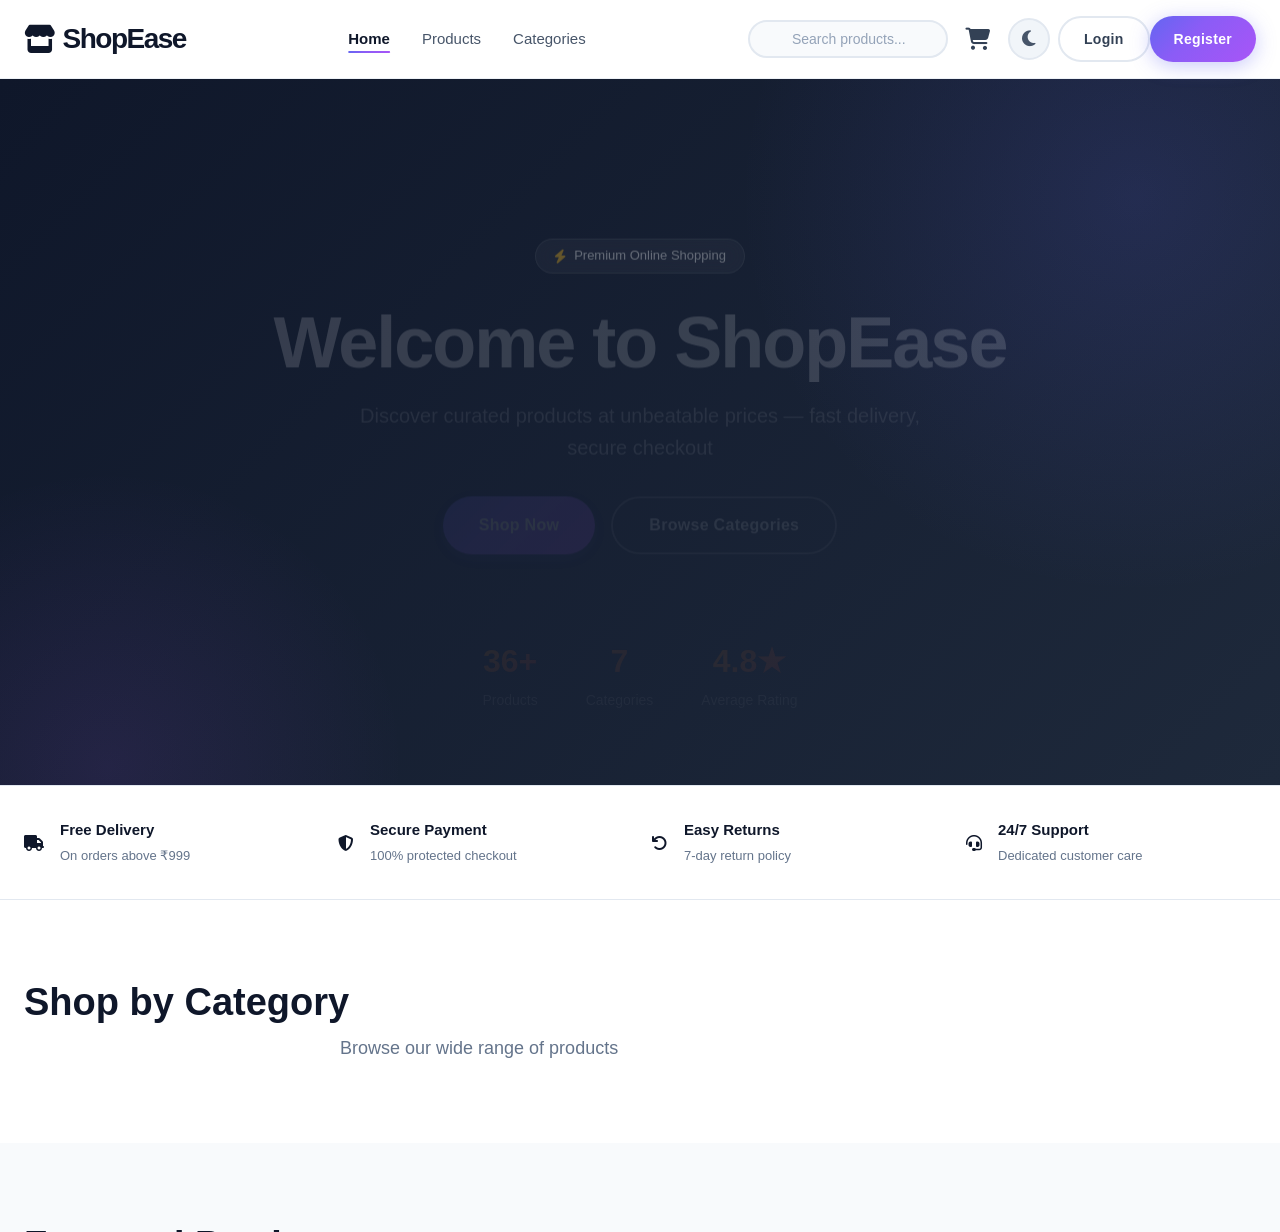
<file: E-commerce -website/index.html>
<!DOCTYPE html>
<html lang="en">
<head>
    <meta charset="UTF-8">
    <meta http-equiv="refresh" content="0;url=FRONTEND/index.html">
    <title>ShopEase</title>
</head>
<body>
    <p>Redirecting to <a href="FRONTEND/index.html">ShopEase Store</a>...</p>
</body>
</html>
</file>
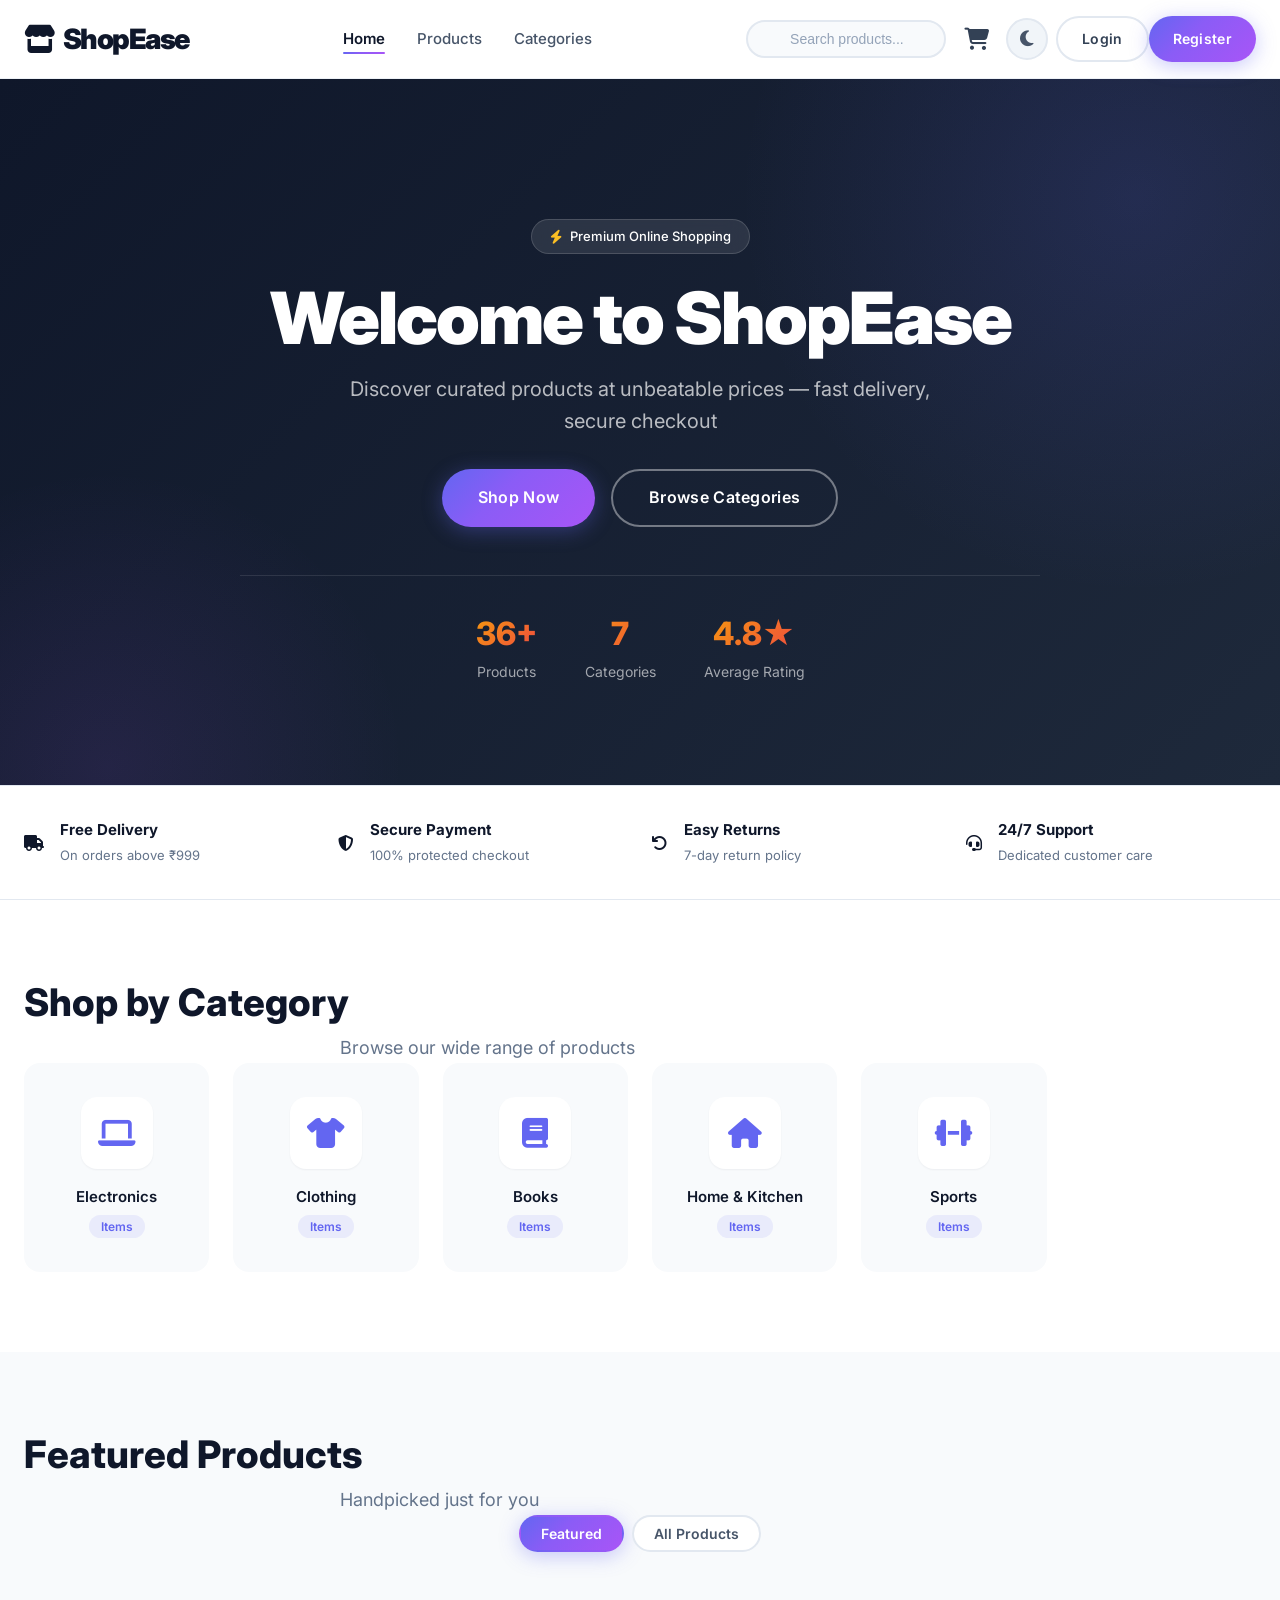
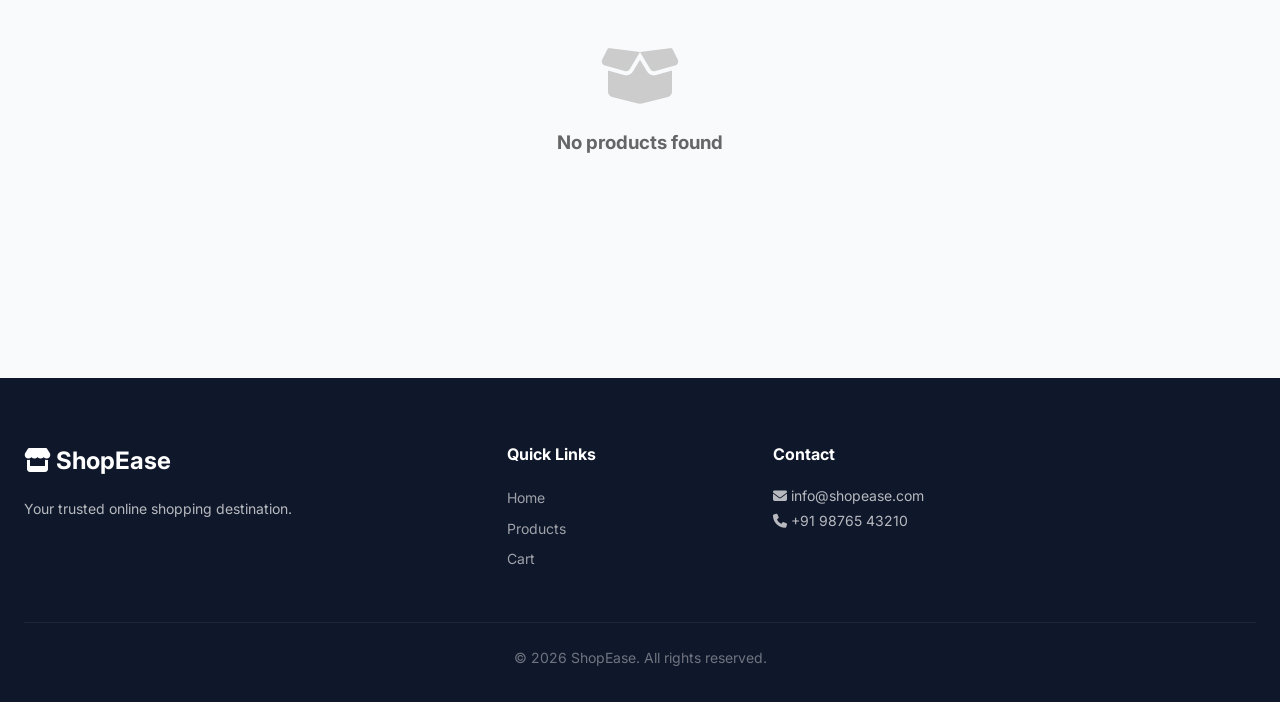
<file: E-commerce -website/FRONTEND/index.html>
<!DOCTYPE html>
<html lang="en">
<head>
    <meta charset="UTF-8" />
    <meta name="viewport" content="width=device-width, initial-scale=1.0" />
    <title>ShopEase - Your Online Store</title>
    <link rel="stylesheet" href="https://cdnjs.cloudflare.com/ajax/libs/font-awesome/6.4.0/css/all.min.css" />
    <link rel="stylesheet" href="style.css" />
</head>
<body>

<!-- HEADER -->
<header>
    <nav class="navbar">
        <div class="container">
            <a href="index.html" class="logo">
                <i class="fas fa-store"></i> ShopEase
            </a>
            <ul class="nav-links">
                <li><a href="index.html" class="active">Home</a></li>
                <li><a href="#products">Products</a></li>
                <li><a href="#categories">Categories</a></li>
            </ul>
            <div class="nav-actions">
                <div class="search-wrapper">
                    <input type="text" id="searchInput" placeholder="Search products..." />
                    <div id="searchResults" class="search-results"></div>
                </div>
                <div class="nav-tools">
                    <a href="cart.html" class="cart-icon">
                        <i class="fas fa-shopping-cart"></i>
                        <span class="cart-count" id="cartCount">0</span>
                    </a>
                    <button class="theme-toggle" id="themeToggle" onclick="toggleTheme()" aria-label="Toggle theme">
                        <i class="fas fa-moon"></i>
                    </button>
                </div>
                <div class="auth-buttons" id="authButtons">
                    <a href="login.html" class="btn btn-outline">Login</a>
                    <a href="register.html" class="btn btn-primary">Register</a>
                </div>
                <div class="user-menu" id="userMenu" style="display: none;">
                    <span id="userName"></span>
                    <a href="orders.html" class="btn btn-outline btn-sm">Orders</a>
                    <button onclick="handleLogout()" class="btn btn-danger btn-sm">Logout</button>
                </div>
                <button class="mobile-menu-btn" id="mobileMenuBtn">
                    <i class="fas fa-bars"></i>
                </button>
            </div>
        </div>
    </nav>
</header>

<!-- MOBILE MENU -->
<div class="mobile-menu-overlay" id="mobileMenuOverlay">
    <div class="mobile-menu-content" id="mobileMenuContent">
        <button class="close-btn" id="closeMobileMenu">&times;</button>
        <ul>
            <li><a href="index.html">Home</a></li>
            <li><a href="#products">Products</a></li>
            <li><a href="cart.html">Cart</a></li>
            <li><a href="orders.html">My Orders</a></li>
        </ul>
        <ul id="mobileAuthLinks">
            <li><a href="login.html">Login</a></li>
            <li><a href="register.html">Register</a></li>
        </ul>
    </div>
</div>

<!-- HERO -->
<section class="hero">
    <div class="container">
        <div class="hero-content">
            <span class="hero-badge"><i class="fas fa-bolt"></i> Premium Online Shopping</span>
            <h1>
                <span class="hero-brand">Welcome to ShopEase</span>
            </h1>
            <p class="hero-subtitle">Discover curated products at unbeatable prices — fast delivery, secure checkout</p>
            <div class="hero-actions">
                <a href="#products" class="btn btn-primary btn-lg">Shop Now</a>
                <a href="#categories" class="btn btn-outline btn-lg hero-btn-outline">Browse Categories</a>
            </div>
            <div class="hero-stats">
                <div class="hero-stat"><strong id="statProducts">36+</strong><span>Products</span></div>
                <div class="hero-stat"><strong>7</strong><span>Categories</span></div>
                <div class="hero-stat"><strong>4.8★</strong><span>Average Rating</span></div>
            </div>
        </div>
    </div>
</section>

<!-- TRUST BAR -->
<section class="trust-bar">
    <div class="container">
        <div class="trust-grid">
            <div class="trust-item">
                <i class="fas fa-truck"></i>
                <div><strong>Free Delivery</strong><span>On orders above ₹999</span></div>
            </div>
            <div class="trust-item">
                <i class="fas fa-shield-alt"></i>
                <div><strong>Secure Payment</strong><span>100% protected checkout</span></div>
            </div>
            <div class="trust-item">
                <i class="fas fa-undo"></i>
                <div><strong>Easy Returns</strong><span>7-day return policy</span></div>
            </div>
            <div class="trust-item">
                <i class="fas fa-headset"></i>
                <div><strong>24/7 Support</strong><span>Dedicated customer care</span></div>
            </div>
        </div>
    </div>
</section>

<!-- CATEGORIES -->
<section id="categories" class="categories-section">
    <div class="container">
        <h2 class="section-title">Shop by Category</h2>
        <p class="section-subtitle">Browse our wide range of products</p>
        <div class="categories-grid" id="categoriesGrid"></div>
    </div>
</section>

<!-- PRODUCTS -->
<section id="products" class="products-section">
    <div class="container">
        <h2 class="section-title" id="productsTitle">Featured Products</h2>
        <p class="section-subtitle">Handpicked just for you</p>
        <div class="product-filters" id="productFilters">
            <button class="filter-btn active" data-filter="featured">Featured</button>
            <button class="filter-btn" data-filter="all">All Products</button>
        </div>
        <div class="products-grid" id="productsGrid"></div>
    </div>
</section>

<!-- FOOTER -->
<footer>
    <div class="container">
        <div class="footer-content">
            <div class="footer-section">
                <h3><i class="fas fa-store"></i> ShopEase</h3>
                <p>Your trusted online shopping destination.</p>
            </div>
            <div class="footer-section">
                <h4>Quick Links</h4>
                <a href="index.html">Home</a>
                <a href="#products">Products</a>
                <a href="cart.html">Cart</a>
            </div>
            <div class="footer-section">
                <h4>Contact</h4>
                <p><i class="fas fa-envelope"></i> info@shopease.com</p>
                <p><i class="fas fa-phone"></i> +91 98765 43210</p>
            </div>
        </div>
        <div class="footer-bottom">
            <p>&copy; 2026 ShopEase. All rights reserved.</p>
        </div>
    </div>
</footer>

<script src="script.js?v=4"></script>
</body>
</html>
</file>
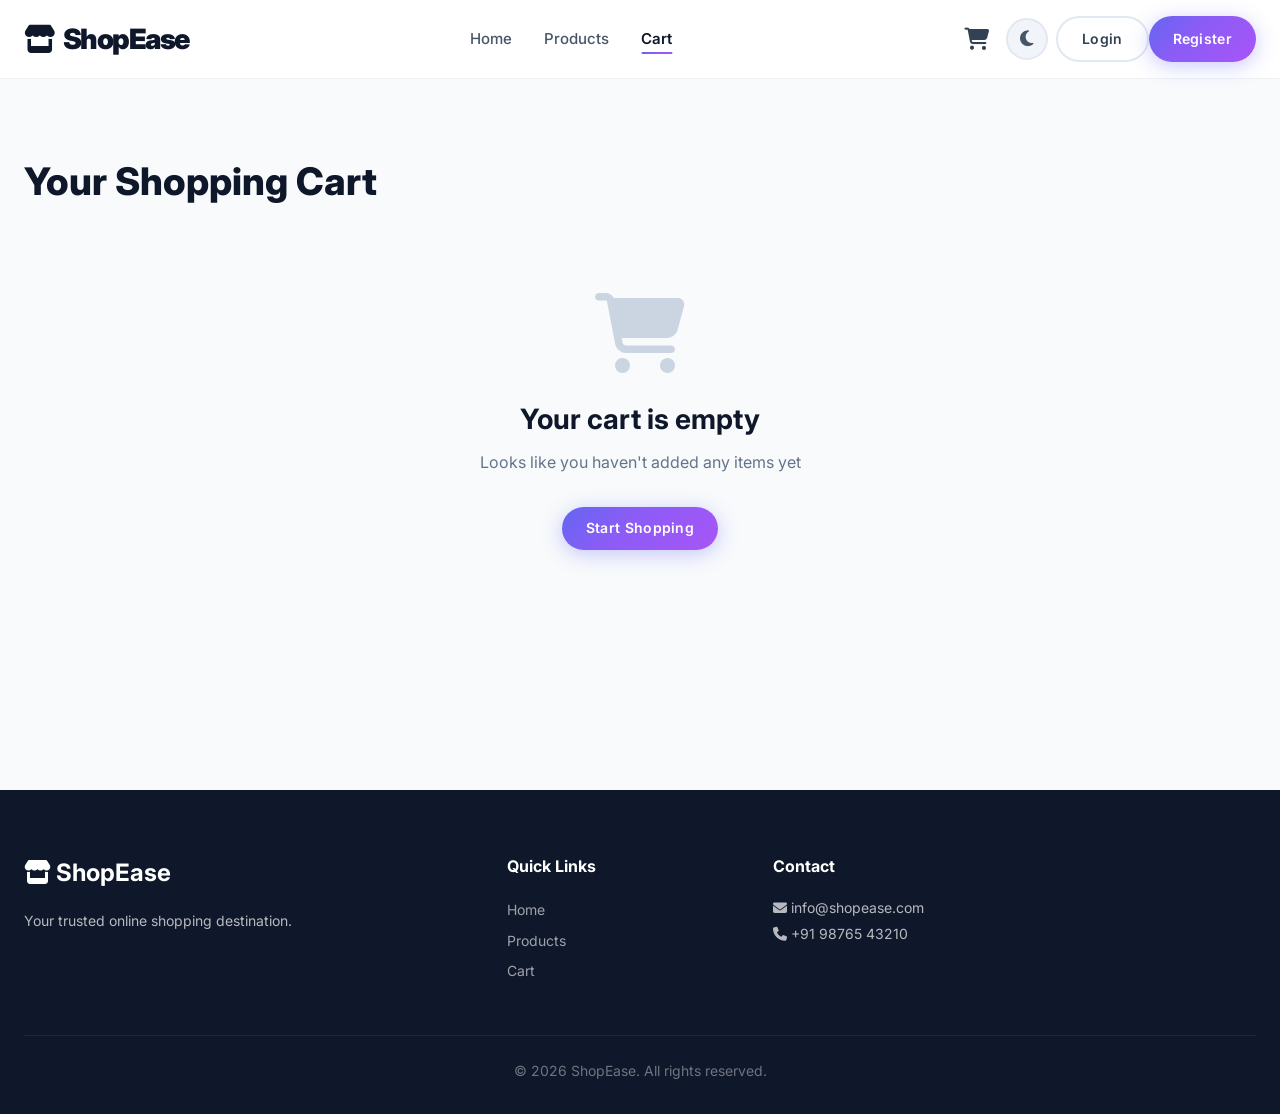
<file: E-commerce -website/FRONTEND/cart.html>
<!DOCTYPE html>
<html lang="en">
<head>
    <meta charset="UTF-8">
    <meta name="viewport" content="width=device-width, initial-scale=1.0">
    <title>Shopping Cart - ShopEase</title>
    <link rel="stylesheet" href="https://cdnjs.cloudflare.com/ajax/libs/font-awesome/6.4.0/css/all.min.css">
    <link rel="stylesheet" href="style.css">
</head>
<body>

<!-- HEADER -->
<header>
    <nav class="navbar">
        <div class="container">
            <a href="index.html" class="logo">
                <i class="fas fa-store"></i> ShopEase
            </a>
            <ul class="nav-links">
                <li><a href="index.html">Home</a></li>
                <li><a href="index.html#products">Products</a></li>
                <li><a href="cart.html" class="active">Cart</a></li>
            </ul>
            <div class="nav-actions">
                <div class="nav-tools">
                    <a href="cart.html" class="cart-icon">
                        <i class="fas fa-shopping-cart"></i>
                        <span class="cart-count" id="cartCount">0</span>
                    </a>
                    <button class="theme-toggle" id="themeToggle" onclick="toggleTheme()" aria-label="Toggle theme">
                        <i class="fas fa-moon"></i>
                    </button>
                </div>
                <div class="auth-buttons" id="authButtons">
                    <a href="login.html" class="btn btn-outline">Login</a>
                    <a href="register.html" class="btn btn-primary">Register</a>
                </div>
                <div class="user-menu" id="userMenu" style="display: none;">
                    <span id="userName"></span>
                    <a href="orders.html" class="btn btn-outline btn-sm">Orders</a>
                    <button onclick="handleLogout()" class="btn btn-danger btn-sm">Logout</button>
                </div>
                <button class="mobile-menu-btn" id="mobileMenuBtn">
                    <i class="fas fa-bars"></i>
                </button>
            </div>
        </div>
    </nav>
</header>

<!-- MOBILE MENU -->
<div class="mobile-menu-overlay" id="mobileMenuOverlay">
    <div class="mobile-menu-content" id="mobileMenuContent">
        <button class="close-btn" id="closeMobileMenu">&times;</button>
        <ul>
            <li><a href="index.html">Home</a></li>
            <li><a href="index.html#products">Products</a></li>
            <li><a href="cart.html">Cart</a></li>
            <li><a href="orders.html">My Orders</a></li>
        </ul>
        <ul id="mobileAuthLinks">
            <li><a href="login.html">Login</a></li>
            <li><a href="register.html">Register</a></li>
        </ul>
    </div>
</div>

<!-- CART SECTION -->
<section class="cart-section">
    <div class="container">
        <h2 class="section-title">Your Shopping Cart</h2>
        
        <div class="cart-empty" id="cartEmpty">
            <i class="fas fa-shopping-cart empty-icon"></i>
            <h2>Your cart is empty</h2>
            <p>Looks like you haven't added any items yet</p>
            <a href="index.html#products" class="btn btn-primary">Start Shopping</a>
        </div>

        <div class="cart-layout" id="cartLayout" style="display: none;">
            <div class="cart-items" id="cartItems"></div>

            <div class="cart-summary" id="cartSummary">
                <h3>Order Summary</h3>
                <div class="cart-summary-item">
                    <span>Subtotal</span>
                    <span id="subtotal">₹0.00</span>
                </div>
                <div class="cart-summary-item">
                    <span>Shipping</span>
                    <span>Free</span>
                </div>
                <div class="cart-summary-item">
                    <span>Tax</span>
                    <span>₹0.00</span>
                </div>
                <div class="cart-summary-total">
                    <span>Total</span>
                    <span id="totalAmount">₹0.00</span>
                </div>
                <button type="button" onclick="handleProceedToCheckout(event)" class="btn btn-success btn-block">
                    Proceed to Checkout <i class="fas fa-arrow-right"></i>
                </button>
            </div>
        </div>
    </div>
</section>

<!-- FOOTER -->
<footer>
    <div class="container">
        <div class="footer-content">
            <div class="footer-section">
                <h3><i class="fas fa-store"></i> ShopEase</h3>
                <p>Your trusted online shopping destination.</p>
            </div>
            <div class="footer-section">
                <h4>Quick Links</h4>
                <a href="index.html">Home</a>
                <a href="index.html#products">Products</a>
                <a href="cart.html">Cart</a>
            </div>
            <div class="footer-section">
                <h4>Contact</h4>
                <p><i class="fas fa-envelope"></i> info@shopease.com</p>
                <p><i class="fas fa-phone"></i> +91 98765 43210</p>
            </div>
        </div>
        <div class="footer-bottom">
            <p>&copy; 2026 ShopEase. All rights reserved.</p>
        </div>
    </div>
</footer>

<script src="script.js?v=4"></script>
</body>
</html>
</file>
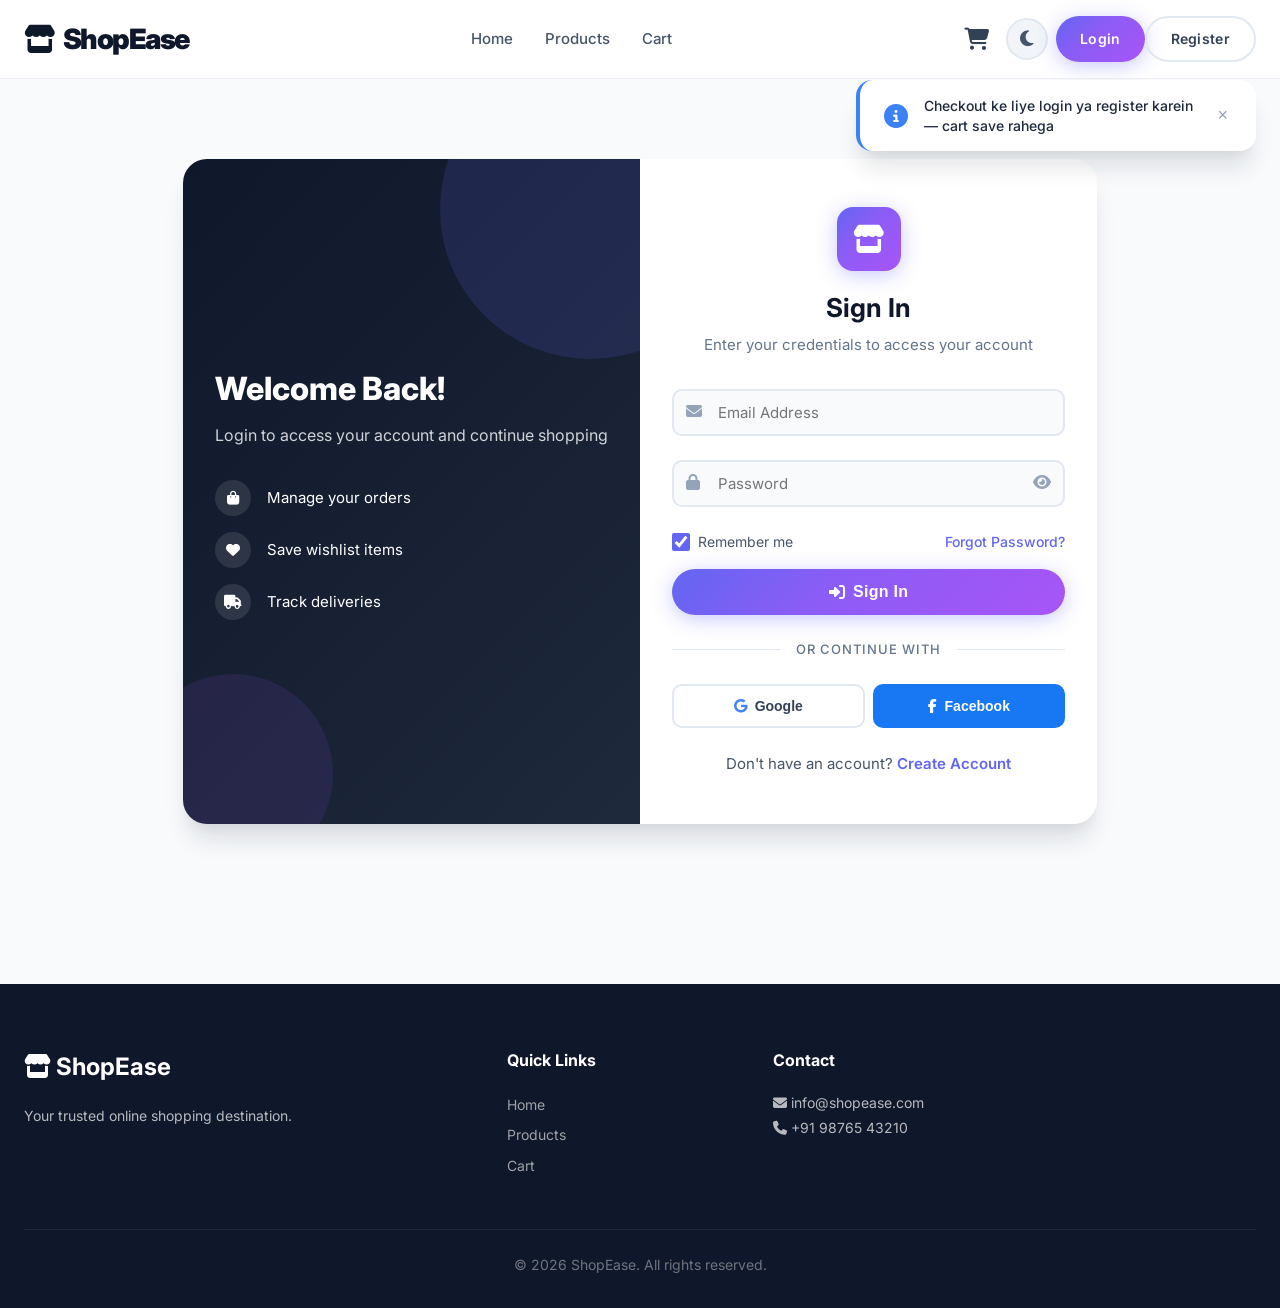
<file: E-commerce -website/FRONTEND/checkout.html>
<!DOCTYPE html>
<html lang="en">
<head>
    <meta charset="UTF-8">
    <meta name="viewport" content="width=device-width, initial-scale=1.0">
    <title>Checkout - ShopEase</title>
    <link rel="stylesheet" href="https://cdnjs.cloudflare.com/ajax/libs/font-awesome/6.4.0/css/all.min.css">
    <link rel="stylesheet" href="style.css">
</head>
<body>

<!-- HEADER -->
<header>
    <nav class="navbar">
        <div class="container">
            <a href="index.html" class="logo">
                <i class="fas fa-store"></i> ShopEase
            </a>
            <ul class="nav-links">
                <li><a href="index.html">Home</a></li>
                <li><a href="index.html#products">Products</a></li>
                <li><a href="cart.html">Cart</a></li>
                <li><a href="checkout.html" class="active">Checkout</a></li>
            </ul>
            <div class="nav-actions">
                <div class="nav-tools">
                    <a href="cart.html" class="cart-icon">
                        <i class="fas fa-shopping-cart"></i>
                        <span class="cart-count" id="cartCount">0</span>
                    </a>
                    <button class="theme-toggle" id="themeToggle" onclick="toggleTheme()" aria-label="Toggle theme">
                        <i class="fas fa-moon"></i>
                    </button>
                </div>
                <div class="auth-buttons" id="authButtons">
                    <a href="login.html" class="btn btn-outline">Login</a>
                    <a href="register.html" class="btn btn-primary">Register</a>
                </div>
                <div class="user-menu" id="userMenu" style="display: none;">
                    <span id="userName"></span>
                    <a href="orders.html" class="btn btn-outline btn-sm">Orders</a>
                    <button onclick="handleLogout()" class="btn btn-danger btn-sm">Logout</button>
                </div>
                <button class="mobile-menu-btn" id="mobileMenuBtn">
                    <i class="fas fa-bars"></i>
                </button>
            </div>
        </div>
    </nav>
</header>

<!-- MOBILE MENU -->
<div class="mobile-menu-overlay" id="mobileMenuOverlay">
    <div class="mobile-menu-content" id="mobileMenuContent">
        <button class="close-btn" id="closeMobileMenu">&times;</button>
        <ul>
            <li><a href="index.html">Home</a></li>
            <li><a href="index.html#products">Products</a></li>
            <li><a href="cart.html">Cart</a></li>
            <li><a href="orders.html">My Orders</a></li>
            <li><a href="login.html">Login</a></li>
        </ul>
    </div>
</div>

<!-- CHECKOUT SECTION -->
<section class="checkout-section">
    <div class="container">
        <h2 class="section-title">Checkout</h2>
        <p class="section-subtitle">Fill in your details to complete your order</p>
        
        <div class="checkout-grid">
            <!-- Billing Form -->
            <div class="checkout-form">
                <h3><i class="fas fa-user"></i> Shipping Details</h3>
                <form onsubmit="handleCheckout(event)">
                    <div class="form-row">
                        <div class="form-group">
                            <label>First Name <span class="required">*</span></label>
                            <input type="text" name="firstName" placeholder="Enter first name" required>
                        </div>
                        <div class="form-group">
                            <label>Last Name <span class="required">*</span></label>
                            <input type="text" name="lastName" placeholder="Enter last name" required>
                        </div>
                    </div>
                    <div class="form-group">
                        <label>Email <span class="required">*</span></label>
                        <input type="email" name="email" placeholder="Enter your email" required>
                    </div>
                    <div class="form-group">
                        <label>Phone <span class="required">*</span></label>
                        <input type="tel" name="phone" placeholder="Enter phone number" required>
                    </div>
                    <div class="form-group">
                        <label>Address <span class="required">*</span></label>
                        <textarea name="address" rows="3" placeholder="Enter your full address" required></textarea>
                    </div>
                    <div class="form-row">
                        <div class="form-group">
                            <label>City <span class="required">*</span></label>
                            <input type="text" name="city" placeholder="Enter city" required>
                        </div>
                        <div class="form-group">
                            <label>State <span class="required">*</span></label>
                            <input type="text" name="state" placeholder="Enter state" required>
                        </div>
                    </div>
                    <div class="form-row">
                        <div class="form-group">
                            <label>ZIP Code <span class="required">*</span></label>
                            <input type="text" name="zipCode" placeholder="Enter ZIP code" required>
                        </div>
                        <div class="form-group">
                            <label>Country <span class="required">*</span></label>
                            <select name="country" required>
                                <option value="India">India</option>
                                <option value="USA">USA</option>
                                <option value="UK">UK</option>
                                <option value="Canada">Canada</option>
                                <option value="Australia">Australia</option>
                            </select>
                        </div>
                    </div>
                    <div class="form-group">
                        <label>Payment Method</label>
                        <select name="paymentMethod">
                            <option value="COD">💳 Cash on Delivery</option>
                            <option value="Online">💳 Online Payment</option>
                        </select>
                    </div>
                    <button type="submit" class="btn btn-success btn-lg btn-block">
                        <i class="fas fa-check"></i> Place Order
                    </button>
                </form>
            </div>
            
            <!-- Order Summary -->
            <div class="checkout-summary">
                <h3><i class="fas fa-shopping-bag"></i> Order Summary</h3>
                <div id="checkoutSummary">
                    <!-- Items loaded by JavaScript -->
                </div>
                <div class="checkout-total">
                    <strong>Total:</strong>
                    <span id="checkoutTotal">₹0.00</span>
                </div>
                <a href="cart.html" class="btn btn-outline btn-block">
                    <i class="fas fa-arrow-left"></i> Back to Cart
                </a>
            </div>
        </div>
    </div>
</section>

<!-- FOOTER -->
<footer>
    <div class="container">
        <div class="footer-content">
            <div class="footer-section">
                <h3><i class="fas fa-store"></i> ShopEase</h3>
                <p>Your trusted online shopping destination.</p>
            </div>
            <div class="footer-section">
                <h4>Quick Links</h4>
                <a href="index.html">Home</a>
                <a href="index.html#products">Products</a>
                <a href="cart.html">Cart</a>
            </div>
            <div class="footer-section">
                <h4>Contact</h4>
                <p><i class="fas fa-envelope"></i> info@shopease.com</p>
                <p><i class="fas fa-phone"></i> +91 98765 43210</p>
            </div>
        </div>
        <div class="footer-bottom">
            <p>&copy; 2026 ShopEase. All rights reserved.</p>
        </div>
    </div>
</footer>

<script src="script.js?v=4"></script>
</body>
</html>
</file>
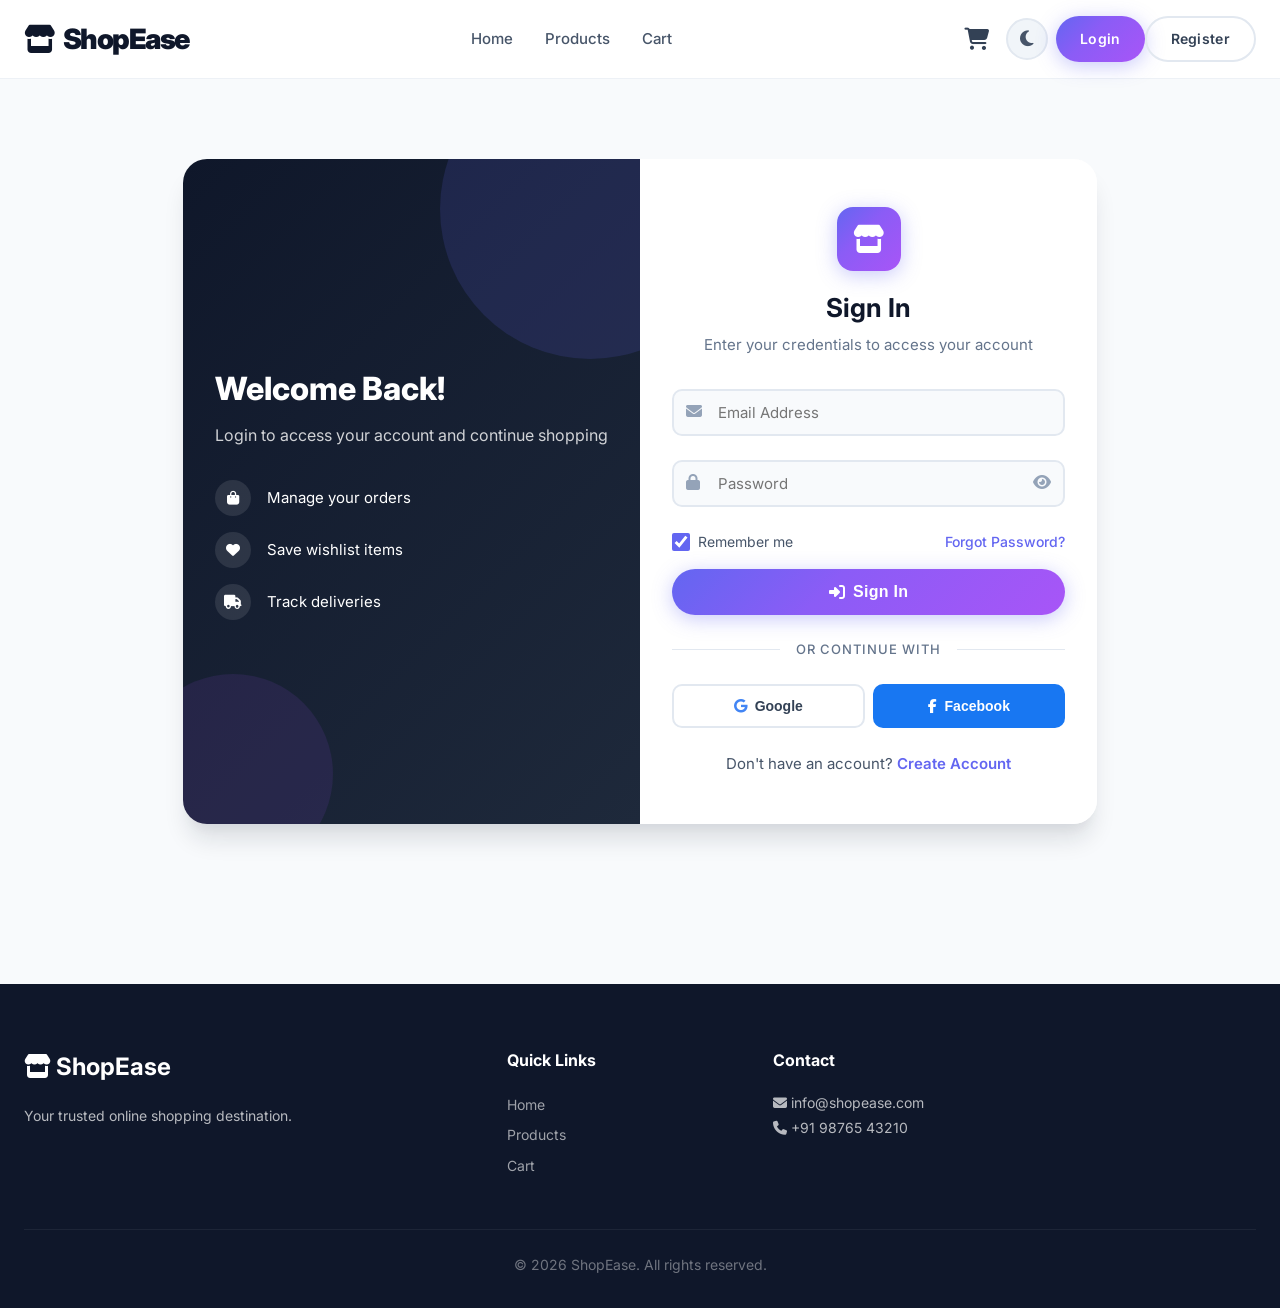
<file: E-commerce -website/FRONTEND/login.html>
<!DOCTYPE html>
<html lang="en">
<head>
    <meta charset="UTF-8">
    <meta name="viewport" content="width=device-width, initial-scale=1.0">
    <title>Login - ShopEase</title>
    <link rel="stylesheet" href="https://cdnjs.cloudflare.com/ajax/libs/font-awesome/6.4.0/css/all.min.css">
    <link rel="stylesheet" href="style.css">
</head>
<body>

<!-- HEADER -->
<header>
    <nav class="navbar">
        <div class="container">
            <a href="index.html" class="logo">
                <i class="fas fa-store"></i> ShopEase
            </a>
            <ul class="nav-links">
                <li><a href="index.html">Home</a></li>
                <li><a href="index.html#products">Products</a></li>
                <li><a href="cart.html">Cart</a></li>
            </ul>
            <div class="nav-actions">
                <div class="nav-tools">
                    <a href="cart.html" class="cart-icon">
                        <i class="fas fa-shopping-cart"></i>
                        <span class="cart-count" id="cartCount">0</span>
                    </a>
                    <button class="theme-toggle" id="themeToggle" onclick="toggleTheme()" aria-label="Toggle theme">
                        <i class="fas fa-moon"></i>
                    </button>
                </div>
                <div class="auth-buttons" id="authButtons">
                    <a href="login.html" class="btn btn-primary">Login</a>
                    <a href="register.html" class="btn btn-outline">Register</a>
                </div>
                <div class="user-menu" id="userMenu" style="display: none;">
                    <span id="userName"></span>
                    <a href="orders.html" class="btn btn-outline btn-sm">Orders</a>
                    <button onclick="handleLogout()" class="btn btn-danger btn-sm">Logout</button>
                </div>
                <button class="mobile-menu-btn" id="mobileMenuBtn">
                    <i class="fas fa-bars"></i>
                </button>
            </div>
        </div>
    </nav>
</header>

<!-- MOBILE MENU -->
<div class="mobile-menu-overlay" id="mobileMenuOverlay">
    <div class="mobile-menu-content" id="mobileMenuContent">
        <button class="close-btn" id="closeMobileMenu">&times;</button>
        <ul>
            <li><a href="index.html">Home</a></li>
            <li><a href="index.html#products">Products</a></li>
            <li><a href="cart.html">Cart</a></li>
            <li><a href="orders.html">My Orders</a></li>
        </ul>
        <ul id="mobileAuthLinks">
            <li><a href="login.html">Login</a></li>
            <li><a href="register.html">Register</a></li>
        </ul>
    </div>
</div>

<!-- LOGIN SECTION - Professional Design -->
<section class="auth-section">
    <div class="container">
        <div class="auth-wrapper">
            <div class="auth-image">
                <div class="auth-image-content">
                    <h2>Welcome Back!</h2>
                    <p>Login to access your account and continue shopping</p>
                    <div class="auth-features">
                        <div class="auth-feature">
                            <i class="fas fa-shopping-bag"></i>
                            <span>Manage your orders</span>
                        </div>
                        <div class="auth-feature">
                            <i class="fas fa-heart"></i>
                            <span>Save wishlist items</span>
                        </div>
                        <div class="auth-feature">
                            <i class="fas fa-truck"></i>
                            <span>Track deliveries</span>
                        </div>
                    </div>
                </div>
            </div>
            <div class="auth-card">
                <div class="auth-header">
                    <div class="auth-logo">
                        <i class="fas fa-store"></i>
                    </div>
                    <h2>Sign In</h2>
                    <p>Enter your credentials to access your account</p>
                </div>
                <form onsubmit="handleLogin(event)">
                    <div class="form-group">
                        <div class="input-group">
                            <span class="input-icon"><i class="fas fa-envelope"></i></span>
                            <input type="email" name="email" placeholder="Email Address" required>
                        </div>
                    </div>
                    <div class="form-group">
                        <div class="input-group">
                            <span class="input-icon"><i class="fas fa-lock"></i></span>
                            <input type="password" name="password" placeholder="Password" required>
                            <span class="input-toggle" onclick="togglePassword(this)">
                                <i class="fas fa-eye"></i>
                            </span>
                        </div>
                    </div>
                    <div class="form-options">
                        <label class="checkbox-label">
                            <input type="checkbox" checked>
                            <span>Remember me</span>
                        </label>
                        <a href="#" class="forgot-link">Forgot Password?</a>
                    </div>
                    <button type="submit" class="btn btn-primary btn-lg btn-block">
                        <i class="fas fa-sign-in-alt"></i> Sign In
                    </button>
                </form>
                <div class="auth-divider">
                    <span>Or continue with</span>
                </div>
                <div class="social-login">
                    <button class="social-btn google">
                        <i class="fab fa-google"></i> Google
                    </button>
                    <button class="social-btn facebook">
                        <i class="fab fa-facebook-f"></i> Facebook
                    </button>
                </div>
                <div class="auth-footer">
                    <p>Don't have an account? <a href="register.html">Create Account</a></p>
                </div>
            </div>
        </div>
    </div>
</section>

<!-- FOOTER -->
<footer>
    <div class="container">
        <div class="footer-content">
            <div class="footer-section">
                <h3><i class="fas fa-store"></i> ShopEase</h3>
                <p>Your trusted online shopping destination.</p>
            </div>
            <div class="footer-section">
                <h4>Quick Links</h4>
                <a href="index.html">Home</a>
                <a href="index.html#products">Products</a>
                <a href="cart.html">Cart</a>
            </div>
            <div class="footer-section">
                <h4>Contact</h4>
                <p><i class="fas fa-envelope"></i> info@shopease.com</p>
                <p><i class="fas fa-phone"></i> +91 98765 43210</p>
            </div>
        </div>
        <div class="footer-bottom">
            <p>&copy; 2026 ShopEase. All rights reserved.</p>
        </div>
    </div>
</footer>

<script src="script.js?v=4"></script>

<script>
    // Toggle password visibility
    function togglePassword(element) {
        const input = element.parentElement.querySelector('input');
        const icon = element.querySelector('i');
        if (input.type === 'password') {
            input.type = 'text';
            icon.classList.remove('fa-eye');
            icon.classList.add('fa-eye-slash');
        } else {
            input.type = 'password';
            icon.classList.remove('fa-eye-slash');
            icon.classList.add('fa-eye');
        }
    }
</script>
</body>
</html>
</file>
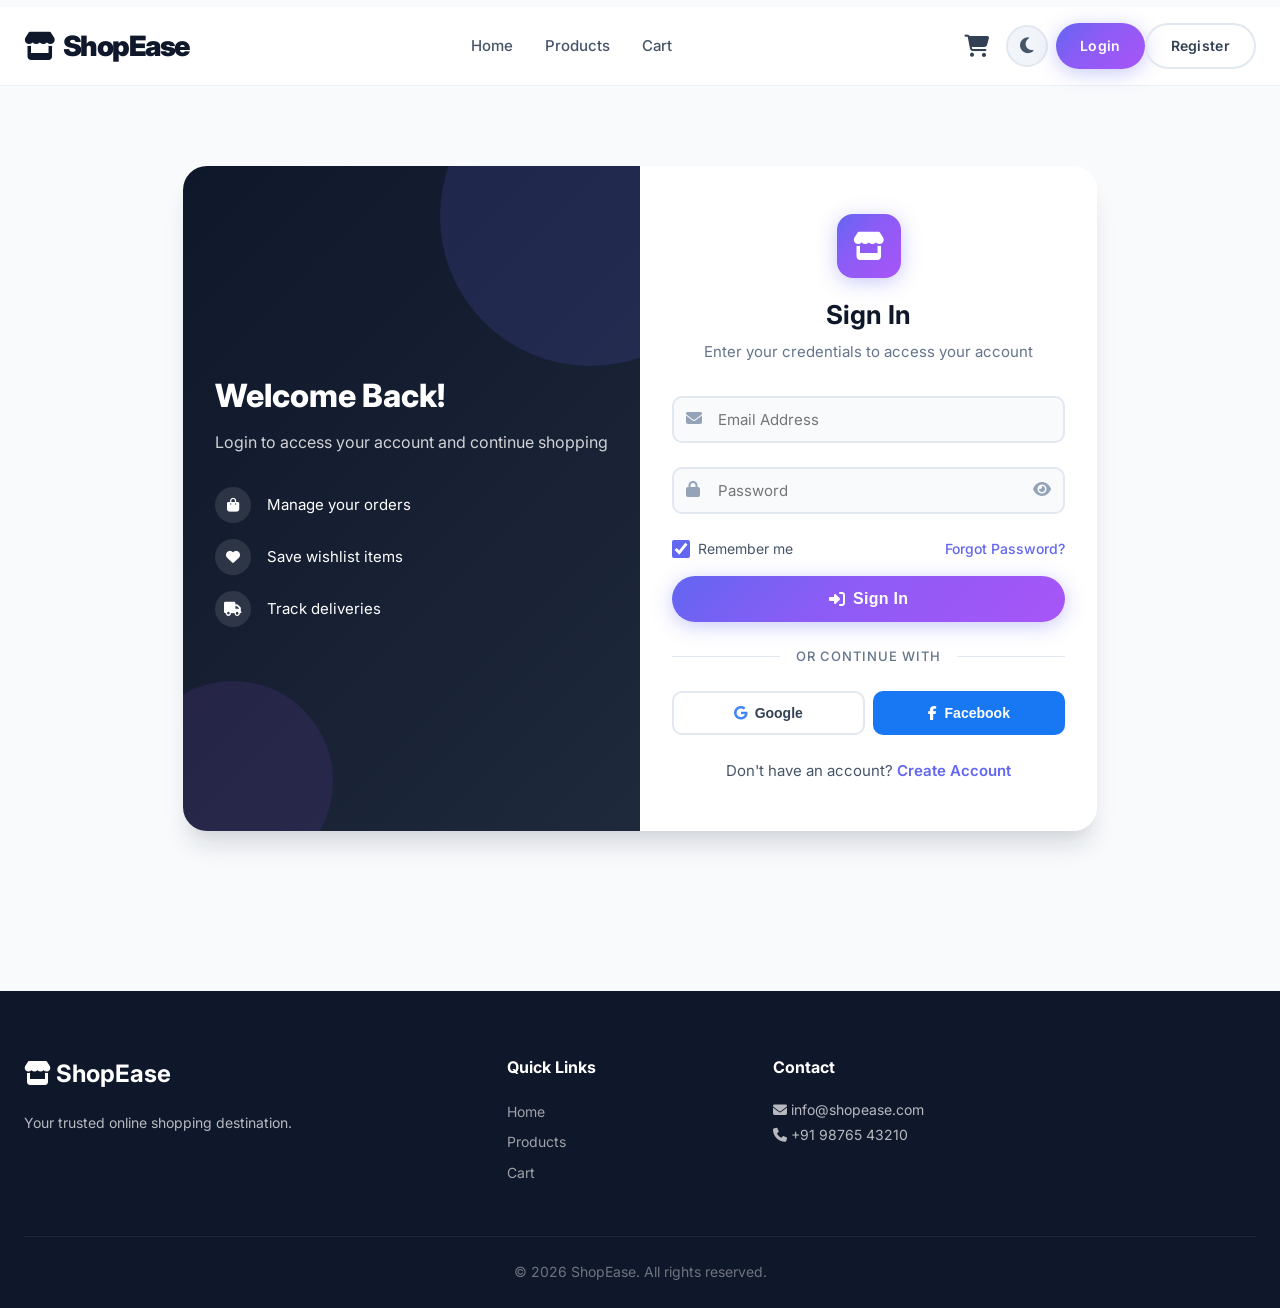
<file: E-commerce -website/FRONTEND/orders.html>
<!DOCTYPE html>
<html lang="en">
<head>
    <meta charset="UTF-8">
    <meta name="viewport" content="width=device-width, initial-scale=1.0">
    <title>My Orders - ShopEase</title>
    <link rel="stylesheet" href="https://cdnjs.cloudflare.com/ajax/libs/font-awesome/6.4.0/css/all.min.css">
    <link rel="stylesheet" href="style.css">
</head>
<body>

<!-- HEADER -->
<header>
    <nav class="navbar">
        <div class="container">
            <a href="index.html" class="logo">
                <i class="fas fa-store"></i> ShopEase
            </a>
            <ul class="nav-links">
                <li><a href="index.html">Home</a></li>
                <li><a href="index.html#products">Products</a></li>
                <li><a href="cart.html">Cart</a></li>
                <li><a href="orders.html" class="active">Orders</a></li>
            </ul>
            <div class="nav-actions">
                <div class="nav-tools">
                    <a href="cart.html" class="cart-icon">
                        <i class="fas fa-shopping-cart"></i>
                        <span class="cart-count" id="cartCount">0</span>
                    </a>
                    <button class="theme-toggle" id="themeToggle" onclick="toggleTheme()" aria-label="Toggle theme">
                        <i class="fas fa-moon"></i>
                    </button>
                </div>
                <div class="auth-buttons" id="authButtons">
                    <a href="login.html" class="btn btn-outline">Login</a>
                    <a href="register.html" class="btn btn-primary">Register</a>
                </div>
                <div class="user-menu" id="userMenu" style="display: none;">
                    <span id="userName"></span>
                    <a href="orders.html" class="btn btn-outline btn-sm">Orders</a>
                    <button onclick="handleLogout()" class="btn btn-danger btn-sm">Logout</button>
                </div>
                <button class="mobile-menu-btn" id="mobileMenuBtn">
                    <i class="fas fa-bars"></i>
                </button>
            </div>
        </div>
    </nav>
</header>

<!-- MOBILE MENU -->
<div class="mobile-menu-overlay" id="mobileMenuOverlay">
    <div class="mobile-menu-content" id="mobileMenuContent">
        <button class="close-btn" id="closeMobileMenu">&times;</button>
        <ul>
            <li><a href="index.html">Home</a></li>
            <li><a href="index.html#products">Products</a></li>
            <li><a href="cart.html">Cart</a></li>
            <li><a href="orders.html">My Orders</a></li>
        </ul>
        <ul id="mobileAuthLinks">
            <li><a href="login.html">Login</a></li>
            <li><a href="register.html">Register</a></li>
        </ul>
    </div>
</div>

<!-- ORDERS SECTION -->
<section class="orders-section">
    <div class="container">
        <h2 class="section-title">My Orders</h2>
        <p class="section-subtitle">Track and manage your orders</p>
        <div id="ordersList">
            <!-- Orders loaded by JavaScript -->
        </div>
    </div>
</section>

<!-- FOOTER -->
<footer>
    <div class="container">
        <div class="footer-content">
            <div class="footer-section">
                <h3><i class="fas fa-store"></i> ShopEase</h3>
                <p>Your trusted online shopping destination.</p>
            </div>
            <div class="footer-section">
                <h4>Quick Links</h4>
                <a href="index.html">Home</a>
                <a href="index.html#products">Products</a>
                <a href="cart.html">Cart</a>
            </div>
            <div class="footer-section">
                <h4>Contact</h4>
                <p><i class="fas fa-envelope"></i> info@shopease.com</p>
                <p><i class="fas fa-phone"></i> +91 98765 43210</p>
            </div>
        </div>
        <div class="footer-bottom">
            <p>&copy; 2026 ShopEase. All rights reserved.</p>
        </div>
    </div>
</footer>

<script src="script.js?v=4"></script>
</body>
</html>
</file>
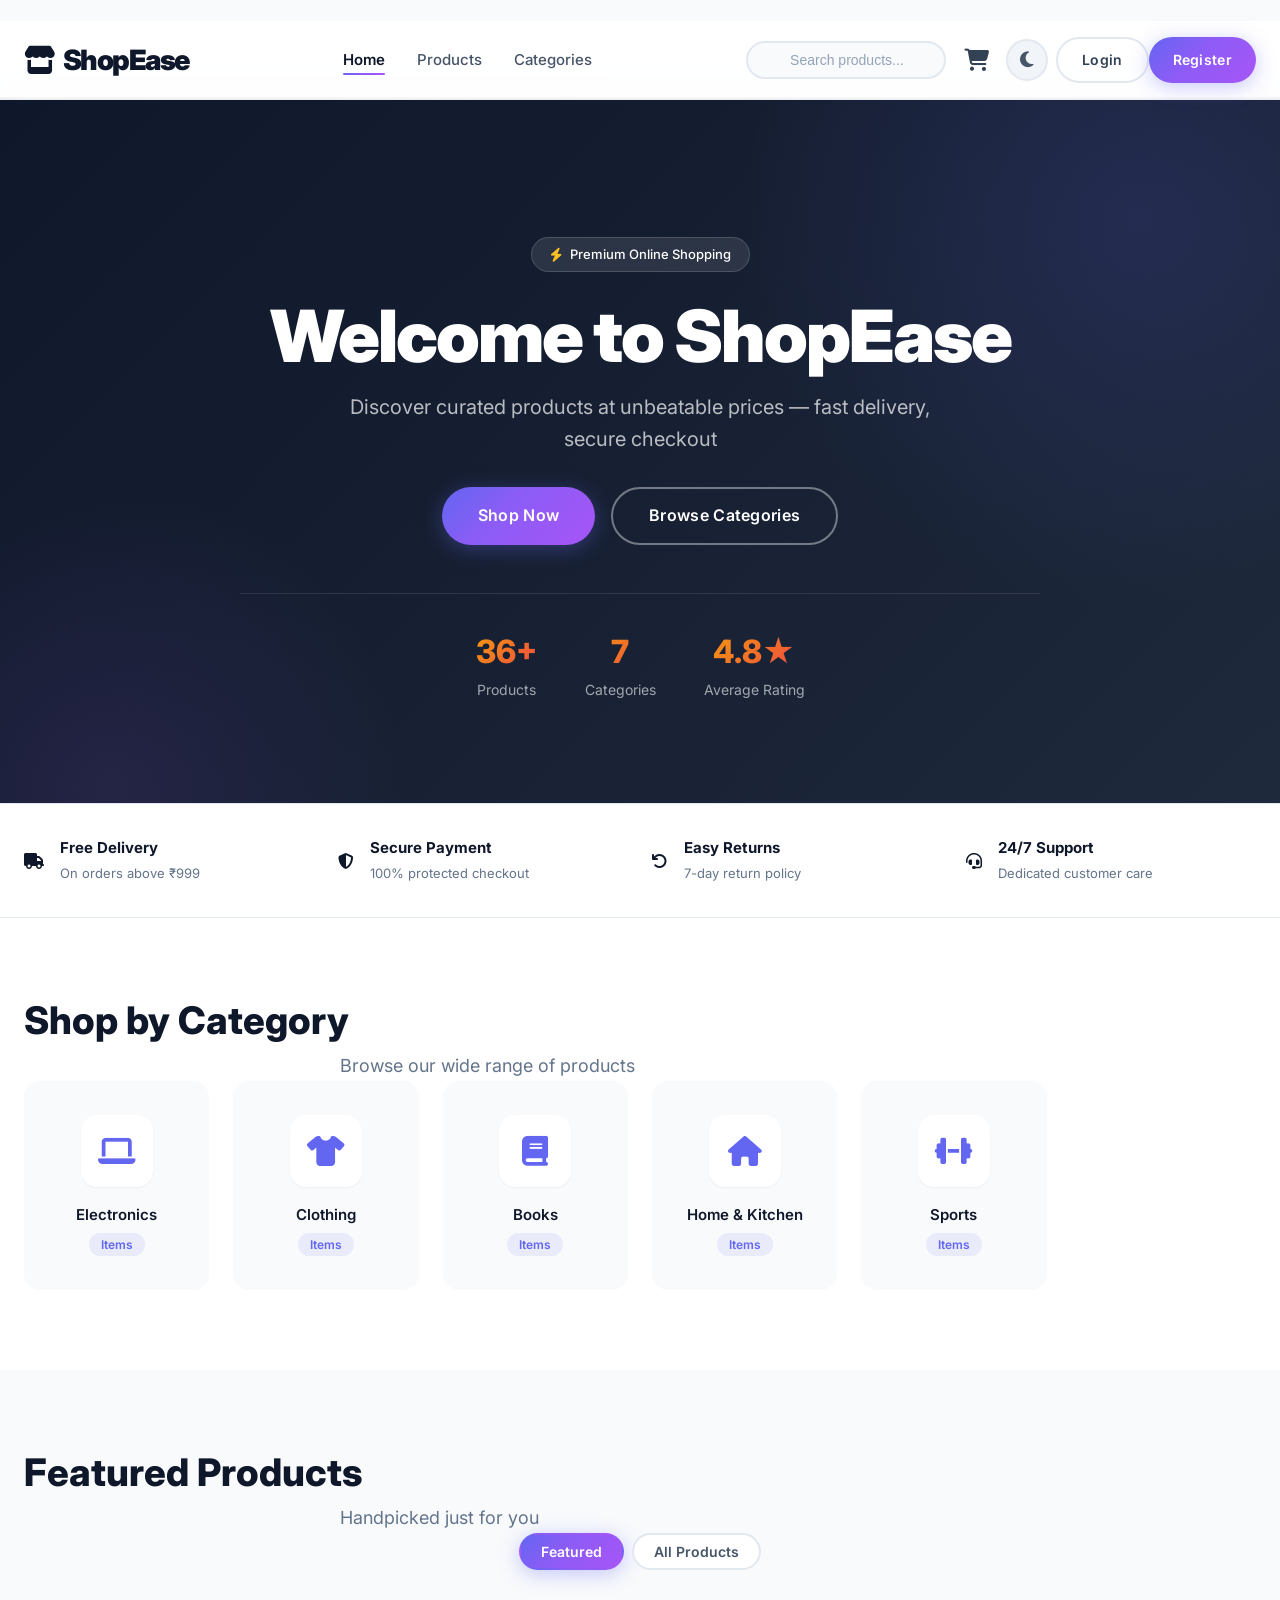
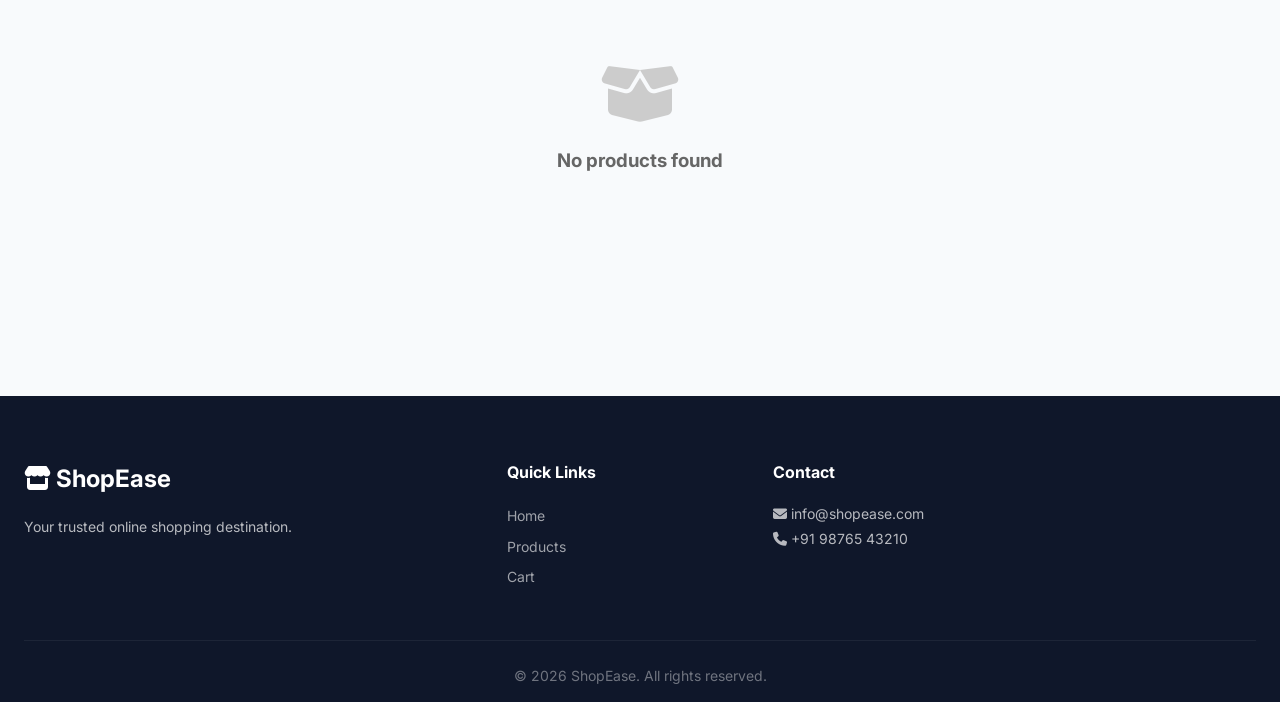
<file: E-commerce -website/FRONTEND/product-detail.html>
<!DOCTYPE html>
<html lang="en">
<head>
    <meta charset="UTF-8">
    <meta name="viewport" content="width=device-width, initial-scale=1.0">
    <title>Product Detail - ShopEase</title>
    <link rel="stylesheet" href="https://cdnjs.cloudflare.com/ajax/libs/font-awesome/6.4.0/css/all.min.css">
    <link rel="stylesheet" href="style.css">
</head>
<body>

<!-- HEADER -->
<header>
    <nav class="navbar">
        <div class="container">
            <a href="index.html" class="logo">
                <i class="fas fa-store"></i> ShopEase
            </a>
            <ul class="nav-links">
                <li><a href="index.html">Home</a></li>
                <li><a href="index.html#products">Products</a></li>
                <li><a href="cart.html">Cart</a></li>
            </ul>
            <div class="nav-actions">
                <div class="nav-tools">
                    <a href="cart.html" class="cart-icon">
                        <i class="fas fa-shopping-cart"></i>
                        <span class="cart-count" id="cartCount">0</span>
                    </a>
                    <button class="theme-toggle" id="themeToggle" onclick="toggleTheme()" aria-label="Toggle theme">
                        <i class="fas fa-moon"></i>
                    </button>
                </div>
                <div class="auth-buttons" id="authButtons">
                    <a href="login.html" class="btn btn-outline">Login</a>
                    <a href="register.html" class="btn btn-primary">Register</a>
                </div>
                <div class="user-menu" id="userMenu" style="display: none;">
                    <span id="userName"></span>
                    <a href="orders.html" class="btn btn-outline btn-sm">Orders</a>
                    <button onclick="handleLogout()" class="btn btn-danger btn-sm">Logout</button>
                </div>
                <button class="mobile-menu-btn" id="mobileMenuBtn">
                    <i class="fas fa-bars"></i>
                </button>
            </div>
        </div>
    </nav>
</header>

<!-- MOBILE MENU -->
<div class="mobile-menu-overlay" id="mobileMenuOverlay">
    <div class="mobile-menu-content" id="mobileMenuContent">
        <button class="close-btn" id="closeMobileMenu">&times;</button>
        <ul>
            <li><a href="index.html">Home</a></li>
            <li><a href="index.html#products">Products</a></li>
            <li><a href="cart.html">Cart</a></li>
            <li><a href="orders.html">My Orders</a></li>
        </ul>
        <ul id="mobileAuthLinks">
            <li><a href="login.html">Login</a></li>
            <li><a href="register.html">Register</a></li>
        </ul>
    </div>
</div>

<!-- PRODUCT DETAIL SECTION -->
<section class="product-detail-section">
    <div class="container">
        <div id="productDetail">
            <!-- Product loaded by JavaScript -->
        </div>
        
        <!-- Related Products -->
        <h2 class="section-title" style="margin-top: 60px;">Related Products</h2>
        <div class="products-grid" id="relatedProducts">
            <!-- Related products loaded by JavaScript -->
        </div>
    </div>
</section>

<!-- FOOTER -->
<footer>
    <div class="container">
        <div class="footer-content">
            <div class="footer-section">
                <h3><i class="fas fa-store"></i> ShopEase</h3>
                <p>Your trusted online shopping destination.</p>
            </div>
            <div class="footer-section">
                <h4>Quick Links</h4>
                <a href="index.html">Home</a>
                <a href="index.html#products">Products</a>
                <a href="cart.html">Cart</a>
            </div>
            <div class="footer-section">
                <h4>Contact</h4>
                <p><i class="fas fa-envelope"></i> info@shopease.com</p>
                <p><i class="fas fa-phone"></i> +91 98765 43210</p>
            </div>
        </div>
        <div class="footer-bottom">
            <p>&copy; 2026 ShopEase. All rights reserved.</p>
        </div>
    </div>
</footer>

<script src="script.js?v=4"></script>
</body>
</html>
</file>
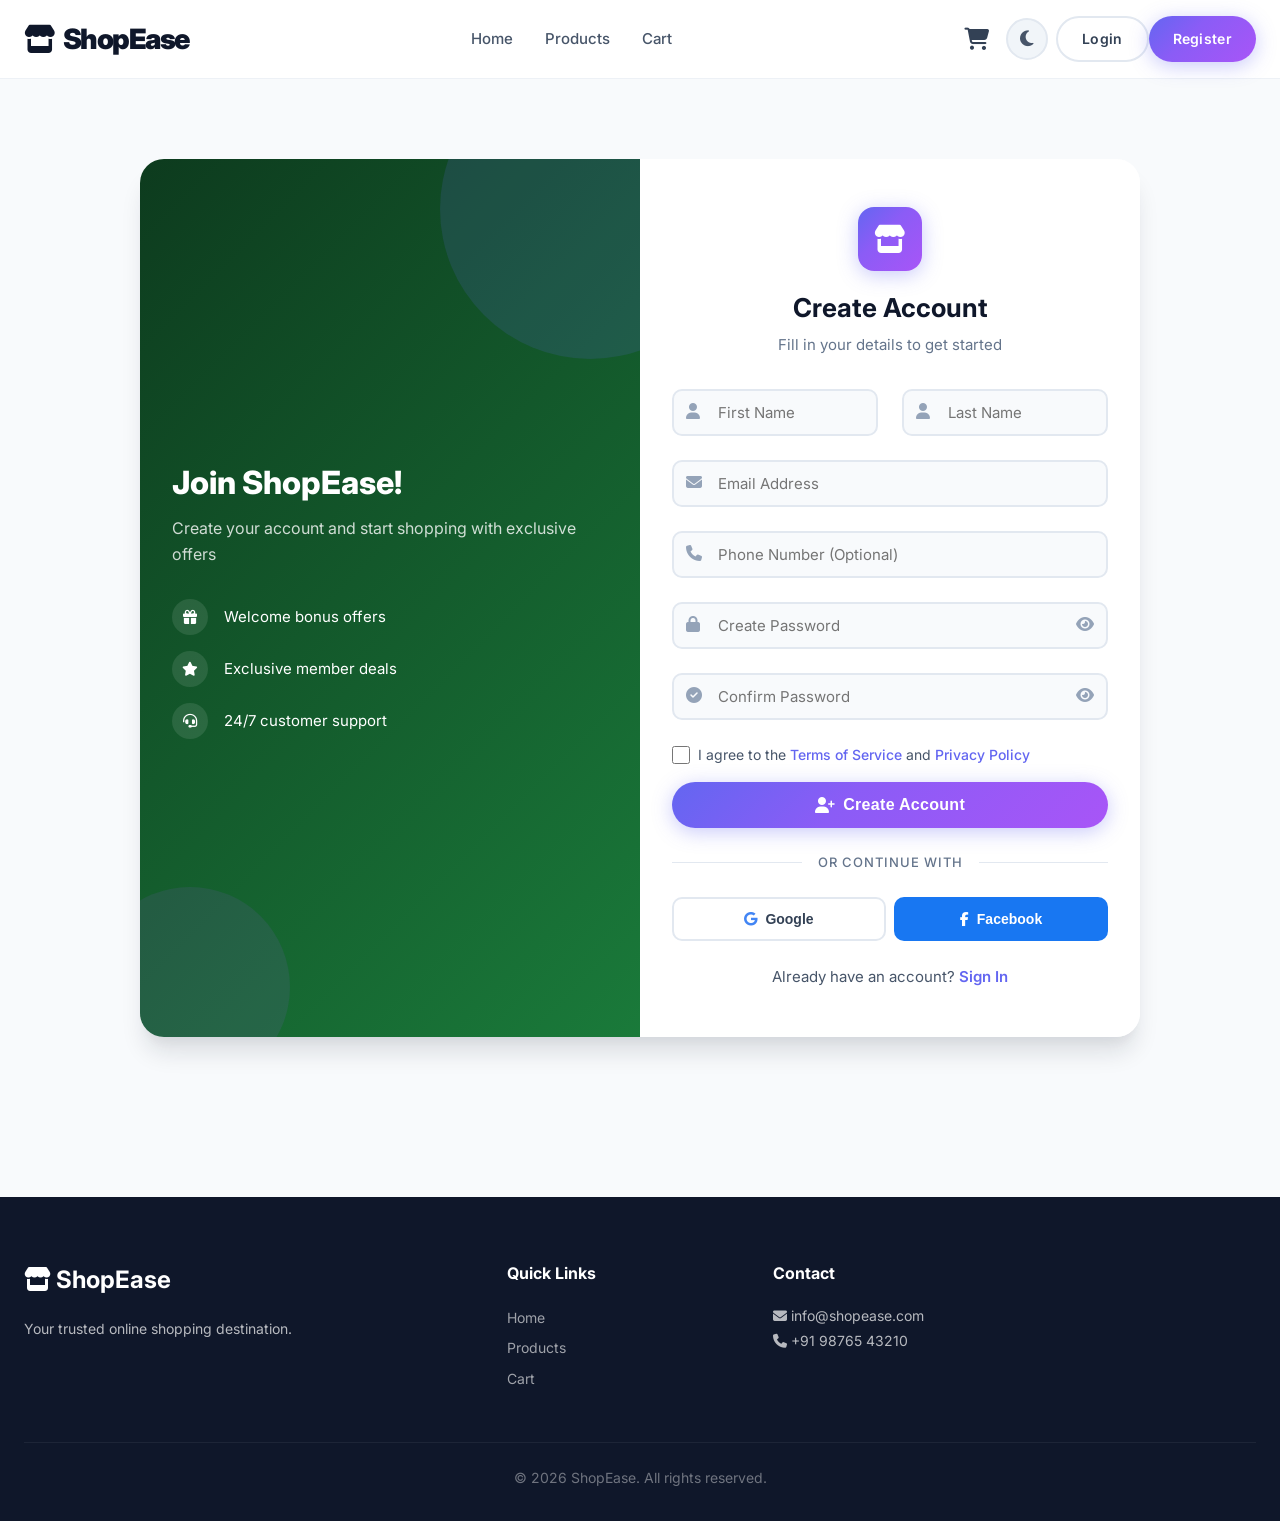
<file: E-commerce -website/FRONTEND/register.html>
<!DOCTYPE html>
<html lang="en">
<head>
    <meta charset="UTF-8">
    <meta name="viewport" content="width=device-width, initial-scale=1.0">
    <title>Create Account - ShopEase</title>
    <link rel="stylesheet" href="https://cdnjs.cloudflare.com/ajax/libs/font-awesome/6.4.0/css/all.min.css">
    <link rel="stylesheet" href="style.css">
</head>
<body>

<!-- HEADER -->
<header>
    <nav class="navbar">
        <div class="container">
            <a href="index.html" class="logo">
                <i class="fas fa-store"></i> ShopEase
            </a>
            <ul class="nav-links">
                <li><a href="index.html">Home</a></li>
                <li><a href="index.html#products">Products</a></li>
                <li><a href="cart.html">Cart</a></li>
            </ul>
            <div class="nav-actions">
                <div class="nav-tools">
                    <a href="cart.html" class="cart-icon">
                        <i class="fas fa-shopping-cart"></i>
                        <span class="cart-count" id="cartCount">0</span>
                    </a>
                    <button class="theme-toggle" id="themeToggle" onclick="toggleTheme()" aria-label="Toggle theme">
                        <i class="fas fa-moon"></i>
                    </button>
                </div>
                <div class="auth-buttons" id="authButtons">
                    <a href="login.html" class="btn btn-outline">Login</a>
                    <a href="register.html" class="btn btn-primary">Register</a>
                </div>
                <div class="user-menu" id="userMenu" style="display: none;">
                    <span id="userName"></span>
                    <a href="orders.html" class="btn btn-outline btn-sm">Orders</a>
                    <button onclick="handleLogout()" class="btn btn-danger btn-sm">Logout</button>
                </div>
                <button class="mobile-menu-btn" id="mobileMenuBtn">
                    <i class="fas fa-bars"></i>
                </button>
            </div>
        </div>
    </nav>
</header>

<!-- MOBILE MENU -->
<div class="mobile-menu-overlay" id="mobileMenuOverlay">
    <div class="mobile-menu-content" id="mobileMenuContent">
        <button class="close-btn" id="closeMobileMenu">&times;</button>
        <ul>
            <li><a href="index.html">Home</a></li>
            <li><a href="index.html#products">Products</a></li>
            <li><a href="cart.html">Cart</a></li>
            <li><a href="orders.html">My Orders</a></li>
        </ul>
        <ul id="mobileAuthLinks">
            <li><a href="login.html">Login</a></li>
            <li><a href="register.html">Register</a></li>
        </ul>
    </div>
</div>

<!-- REGISTER SECTION - Professional Design -->
<section class="auth-section">
    <div class="container">
        <div class="auth-wrapper">
            <div class="auth-image register-image">
                <div class="auth-image-content">
                    <h2>Join ShopEase!</h2>
                    <p>Create your account and start shopping with exclusive offers</p>
                    <div class="auth-features">
                        <div class="auth-feature">
                            <i class="fas fa-gift"></i>
                            <span>Welcome bonus offers</span>
                        </div>
                        <div class="auth-feature">
                            <i class="fas fa-star"></i>
                            <span>Exclusive member deals</span>
                        </div>
                        <div class="auth-feature">
                            <i class="fas fa-headset"></i>
                            <span>24/7 customer support</span>
                        </div>
                    </div>
                </div>
            </div>
            <div class="auth-card">
                <div class="auth-header">
                    <div class="auth-logo">
                        <i class="fas fa-store"></i>
                    </div>
                    <h2>Create Account</h2>
                    <p>Fill in your details to get started</p>
                </div>
                <form onsubmit="handleRegister(event)">
                    <div class="form-row">
                        <div class="form-group">
                            <div class="input-group">
                                <span class="input-icon"><i class="fas fa-user"></i></span>
                                <input type="text" name="firstName" placeholder="First Name">
                            </div>
                        </div>
                        <div class="form-group">
                            <div class="input-group">
                                <span class="input-icon"><i class="fas fa-user"></i></span>
                                <input type="text" name="lastName" placeholder="Last Name">
                            </div>
                        </div>
                    </div>
                    <div class="form-group">
                        <div class="input-group">
                            <span class="input-icon"><i class="fas fa-envelope"></i></span>
                            <input type="email" name="email" placeholder="Email Address" required>
                        </div>
                    </div>
                    <div class="form-group">
                        <div class="input-group">
                            <span class="input-icon"><i class="fas fa-phone"></i></span>
                            <input type="tel" name="phone" placeholder="Phone Number (Optional)">
                        </div>
                    </div>
                    <div class="form-group">
                        <div class="input-group">
                            <span class="input-icon"><i class="fas fa-lock"></i></span>
                            <input type="password" name="password" placeholder="Create Password" required minlength="6">
                            <span class="input-toggle" onclick="togglePassword(this)">
                                <i class="fas fa-eye"></i>
                            </span>
                        </div>
                    </div>
                    <div class="form-group">
                        <div class="input-group">
                            <span class="input-icon"><i class="fas fa-check-circle"></i></span>
                            <input type="password" name="confirmPassword" placeholder="Confirm Password" required minlength="6">
                            <span class="input-toggle" onclick="togglePassword(this)">
                                <i class="fas fa-eye"></i>
                            </span>
                        </div>
                    </div>
                    <div class="form-options">
                        <label class="checkbox-label">
                            <input type="checkbox" required>
                            <span>I agree to the <a href="#">Terms of Service</a> and <a href="#">Privacy Policy</a></span>
                        </label>
                    </div>
                    <button type="submit" class="btn btn-primary btn-lg btn-block">
                        <i class="fas fa-user-plus"></i> Create Account
                    </button>
                </form>
                <div class="auth-divider">
                    <span>Or continue with</span>
                </div>
                <div class="social-login">
                    <button class="social-btn google">
                        <i class="fab fa-google"></i> Google
                    </button>
                    <button class="social-btn facebook">
                        <i class="fab fa-facebook-f"></i> Facebook
                    </button>
                </div>
                <div class="auth-footer">
                    <p>Already have an account? <a href="login.html">Sign In</a></p>
                </div>
            </div>
        </div>
    </div>
</section>

<!-- FOOTER -->
<footer>
    <div class="container">
        <div class="footer-content">
            <div class="footer-section">
                <h3><i class="fas fa-store"></i> ShopEase</h3>
                <p>Your trusted online shopping destination.</p>
            </div>
            <div class="footer-section">
                <h4>Quick Links</h4>
                <a href="index.html">Home</a>
                <a href="index.html#products">Products</a>
                <a href="cart.html">Cart</a>
            </div>
            <div class="footer-section">
                <h4>Contact</h4>
                <p><i class="fas fa-envelope"></i> info@shopease.com</p>
                <p><i class="fas fa-phone"></i> +91 98765 43210</p>
            </div>
        </div>
        <div class="footer-bottom">
            <p>&copy; 2026 ShopEase. All rights reserved.</p>
        </div>
    </div>
</footer>

<script src="script.js?v=4"></script>

<script>
    // Toggle password visibility
    function togglePassword(element) {
        const input = element.parentElement.querySelector('input');
        const icon = element.querySelector('i');
        if (input.type === 'password') {
            input.type = 'text';
            icon.classList.remove('fa-eye');
            icon.classList.add('fa-eye-slash');
        } else {
            input.type = 'password';
            icon.classList.remove('fa-eye-slash');
            icon.classList.add('fa-eye');
        }
    }
</script>

</body>
</html>
</file>
<file: E-commerce -website/FRONTEND/style.css>
/* ============================================
   COMPLETE E-COMMERCE CSS - ENHANCED UI
   Premium Design for ShopEase Website
   ============================================ */

@import url('https://fonts.googleapis.com/css2?family=Inter:wght@300;400;500;600;700;800;900&display=swap');

/* ── ROOT VARIABLES ── */
:root {
    /* Primary Colors */
    --primary: #0f172a;
    --primary-light: #1e293b;
    --secondary: #6366f1;
    --secondary-light: #818cf8;
    --secondary-dark: #4f46e5;
    --accent: #ef4444;
    --accent-light: #f87171;
    --success: #10b981;
    --success-light: #34d399;
    --warning: #f59e0b;
    --warning-light: #fbbf24;
    --info: #3b82f6;
    
    /* Neutral Colors */
    --white: #ffffff;
    --black: #000000;
    --gray-50: #f8fafc;
    --gray-100: #f1f5f9;
    --gray-200: #e2e8f0;
    --gray-300: #cbd5e1;
    --gray-400: #94a3b8;
    --gray-500: #64748b;
    --gray-600: #475569;
    --gray-700: #334155;
    --gray-800: #1e293b;
    --gray-900: #0f172a;
    
    /* Gradients */
    --gradient-primary: linear-gradient(135deg, #6366f1 0%, #8b5cf6 40%, #a855f7 100%);
    --gradient-secondary: linear-gradient(135deg, #f59e0b 0%, #ef4444 100%);
    --gradient-success: linear-gradient(135deg, #10b981 0%, #34d399 100%);
    --gradient-dark: linear-gradient(135deg, #0f172a 0%, #1e293b 100%);
    --gradient-soft: linear-gradient(135deg, rgba(99,102,241,0.08) 0%, rgba(168,85,247,0.06) 100%);
    --gradient-glass: linear-gradient(135deg, rgba(255,255,255,0.15) 0%, rgba(255,255,255,0.05) 100%);
    
    /* Shadows */
    --shadow-sm: 0 1px 2px rgba(15,23,42,0.05);
    --shadow-md: 0 4px 6px -1px rgba(15,23,42,0.08), 0 2px 4px -1px rgba(15,23,42,0.04);
    --shadow-lg: 0 10px 15px -3px rgba(15,23,42,0.1), 0 4px 6px -2px rgba(15,23,42,0.05);
    --shadow-xl: 0 20px 25px -5px rgba(15,23,42,0.12), 0 10px 10px -5px rgba(15,23,42,0.04);
    --shadow-2xl: 0 25px 50px -12px rgba(15,23,42,0.25);
    --shadow-primary: 0 4px 20px rgba(99,102,241,0.35);
    --shadow-primary-hover: 0 8px 30px rgba(99,102,241,0.45);
    
    /* Border Radius */
    --radius-sm: 6px;
    --radius-md: 10px;
    --radius-lg: 16px;
    --radius-xl: 24px;
    --radius-2xl: 32px;
    --radius-full: 9999px;
    
    /* Transitions */
    --transition-fast: 150ms cubic-bezier(0.4, 0, 0.2, 1);
    --transition-base: 250ms cubic-bezier(0.4, 0, 0.2, 1);
    --transition-slow: 350ms cubic-bezier(0.4, 0, 0.2, 1);
    --transition-bounce: 500ms cubic-bezier(0.34, 1.56, 0.64, 1);
    
    /* Spacing */
    --spacing-xs: 4px;
    --spacing-sm: 8px;
    --spacing-md: 16px;
    --spacing-lg: 24px;
    --spacing-xl: 32px;
    --spacing-2xl: 48px;
    --spacing-3xl: 64px;
    --spacing-4xl: 80px;
}

/* ── RESET & BASE ── */
* {
    margin: 0;
    padding: 0;
    box-sizing: border-box;
}

*::before,
*::after {
    box-sizing: border-box;
}

html {
    scroll-behavior: smooth;
    -webkit-tap-highlight-color: transparent;
}

body {
    font-family: 'Inter', -apple-system, BlinkMacSystemFont, 'Segoe UI', sans-serif;
    line-height: 1.6;
    color: var(--gray-900);
    background: var(--gray-50);
    -webkit-font-smoothing: antialiased;
    -moz-osx-font-smoothing: grayscale;
    transition: background var(--transition-base), color var(--transition-base);
}

a {
    text-decoration: none;
    color: inherit;
    transition: var(--transition-fast);
}

img {
    max-width: 100%;
    display: block;
}

ul {
    list-style: none;
}

.container {
    max-width: 1280px;
    margin: 0 auto;
    padding: 0 var(--spacing-lg);
}

/* ── SCROLLBAR ── */
::-webkit-scrollbar {
    width: 10px;
    height: 10px;
}

::-webkit-scrollbar-track {
    background: var(--gray-100);
    border-radius: var(--radius-full);
}

::-webkit-scrollbar-thumb {
    background: var(--secondary);
    border-radius: var(--radius-full);
    border: 2px solid var(--gray-100);
    transition: var(--transition-fast);
}

::-webkit-scrollbar-thumb:hover {
    background: var(--secondary-dark);
}

/* ── HEADER ── */
header {
    background: rgba(255,255,255,0.92);
    backdrop-filter: blur(20px) saturate(1.8);
    -webkit-backdrop-filter: blur(20px) saturate(1.8);
    border-bottom: 1px solid rgba(226,232,240,0.6);
    position: sticky;
    top: 0;
    z-index: 1000;
    transition: var(--transition-base);
}

header.scrolled {
    box-shadow: var(--shadow-lg);
    background: rgba(255,255,255,0.96);
}

.navbar {
    padding: var(--spacing-md) 0;
}

.navbar .container {
    display: flex;
    justify-content: space-between;
    align-items: center;
    gap: var(--spacing-lg);
}

/* ── LOGO ── */
.logo {
    font-size: 28px;
    font-weight: 900;
    color: var(--gray-900);
    letter-spacing: -1.5px;
    display: flex;
    align-items: center;
    gap: var(--spacing-sm);
    position: relative;
}

.logo-icon {
    width: 44px;
    height: 44px;
    background: var(--gradient-primary);
    border-radius: var(--radius-md);
    display: flex;
    align-items: center;
    justify-content: center;
    color: white;
    font-size: 20px;
    box-shadow: var(--shadow-primary);
    transition: var(--transition-base);
}

.logo:hover .logo-icon {
    transform: rotate(-8deg) scale(1.05);
    box-shadow: var(--shadow-primary-hover);
}

.logo-text {
    background: var(--gradient-primary);
    -webkit-background-clip: text;
    -webkit-text-fill-color: transparent;
    background-clip: text;
}

.logo-dot {
    width: 6px;
    height: 6px;
    background: var(--secondary);
    border-radius: 50%;
    display: inline-block;
    animation: pulse-dot 2s ease-in-out infinite;
}

@keyframes pulse-dot {
    0%, 100% { opacity: 1; transform: scale(1); }
    50% { opacity: 0.5; transform: scale(0.8); }
}

/* ── NAV LINKS ── */
.nav-links {
    display: flex;
    gap: var(--spacing-xl);
    align-items: center;
}

.nav-links a {
    color: var(--gray-600);
    font-weight: 500;
    font-size: 15px;
    position: relative;
    padding: var(--spacing-xs) 0;
    transition: var(--transition-fast);
}

.nav-links a::after {
    content: '';
    position: absolute;
    bottom: -2px;
    left: 50%;
    width: 0;
    height: 2.5px;
    background: var(--gradient-primary);
    border-radius: var(--radius-full);
    transition: var(--transition-base);
    transform: translateX(-50%);
}

.nav-links a:hover,
.nav-links a.active {
    color: var(--gray-900);
}

.nav-links a:hover::after,
.nav-links a.active::after {
    width: 100%;
}

.nav-links a.active {
    font-weight: 600;
}

/* ── NAV ACTIONS ── */
.nav-actions {
    display: flex;
    align-items: center;
    gap: var(--spacing-sm);
}

.nav-tools {
    display: flex;
    align-items: center;
    gap: var(--spacing-sm);
}

/* ── SEARCH ── */
.search-wrapper {
    position: relative;
}

.search-wrapper input {
    padding: 9px 16px 9px 42px;
    border: 2px solid var(--gray-200);
    border-radius: var(--radius-full);
    font-size: 14px;
    width: 200px;
    transition: var(--transition-base);
    background: var(--gray-50);
    color: var(--gray-900);
    font-weight: 500;
}

.search-wrapper input::placeholder {
    color: var(--gray-400);
    font-weight: 400;
}

.search-wrapper input:focus {
    border-color: var(--secondary);
    outline: none;
    width: 280px;
    background: var(--white);
    box-shadow: 0 0 0 4px rgba(99,102,241,0.1), var(--shadow-lg);
}

.search-wrapper .search-icon {
    position: absolute;
    left: 14px;
    top: 50%;
    transform: translateY(-50%);
    color: var(--gray-400);
    font-size: 16px;
    pointer-events: none;
    transition: var(--transition-fast);
}

.search-wrapper input:focus + .search-icon {
    color: var(--secondary);
}

.search-results {
    display: none;
    position: absolute;
    top: calc(100% + 8px);
    left: 0;
    right: 0;
    background: var(--white);
    border-radius: var(--radius-lg);
    box-shadow: var(--shadow-xl);
    max-height: 400px;
    overflow-y: auto;
    z-index: 1001;
    padding: var(--spacing-sm) 0;
    border: 1px solid var(--gray-200);
}

.search-results.active {
    display: block;
    animation: slideDown 0.25s ease;
}

@keyframes slideDown {
    from {
        opacity: 0;
        transform: translateY(-10px);
    }
    to {
        opacity: 1;
        transform: translateY(0);
    }
}

.search-result-item {
    display: flex;
    align-items: center;
    gap: var(--spacing-md);
    padding: var(--spacing-sm) var(--spacing-lg);
    cursor: pointer;
    transition: var(--transition-fast);
}

.search-result-item:hover {
    background: var(--gray-50);
}

.search-result-item img {
    width: 48px;
    height: 48px;
    object-fit: cover;
    border-radius: var(--radius-sm);
}

.search-result-item .info {
    flex: 1;
}

.search-result-item .name {
    font-weight: 600;
    font-size: 14px;
    color: var(--gray-900);
}

.search-result-item .category {
    font-size: 12px;
    color: var(--gray-500);
}

.search-result-item .price {
    color: var(--secondary);
    font-weight: 700;
    font-size: 15px;
}

/* ── CART ICON ── */
.cart-icon {
    position: relative;
    font-size: 22px;
    color: var(--gray-700);
    transition: var(--transition-base);
    width: 44px;
    height: 44px;
    display: flex;
    align-items: center;
    justify-content: center;
    border-radius: var(--radius-full);
    background: transparent;
    border: none;
    cursor: pointer;
}

.cart-icon:hover {
    background: var(--gray-100);
    color: var(--secondary);
    transform: scale(1.05);
}

.cart-count {
    position: absolute;
    top: 2px;
    right: 2px;
    background: var(--accent);
    color: var(--white);
    font-size: 11px;
    font-weight: 700;
    min-width: 20px;
    height: 20px;
    padding: 0 6px;
    border-radius: var(--radius-full);
    display: flex;
    align-items: center;
    justify-content: center;
    border: 2px solid var(--white);
    animation: cart-bump 0.3s ease;
}

@keyframes cart-bump {
    0% { transform: scale(1); }
    50% { transform: scale(1.3); }
    100% { transform: scale(1); }
}

/* ── BUTTONS ── */
.btn {
    padding: 10px 24px;
    border: none;
    border-radius: var(--radius-full);
    cursor: pointer;
    transition: var(--transition-base);
    font-size: 14px;
    font-weight: 600;
    display: inline-flex;
    align-items: center;
    justify-content: center;
    gap: var(--spacing-sm);
    letter-spacing: 0.3px;
    position: relative;
    overflow: hidden;
}

.btn::after {
    content: '';
    position: absolute;
    inset: 0;
    background: rgba(255,255,255,0.2);
    opacity: 0;
    transition: var(--transition-fast);
}

.btn:hover::after {
    opacity: 1;
}

.btn:active {
    transform: scale(0.96);
}

.btn-primary {
    background: var(--gradient-primary);
    color: var(--white);
    box-shadow: var(--shadow-primary);
}

.btn-primary:hover {
    transform: translateY(-2px);
    box-shadow: var(--shadow-primary-hover);
}

.btn-secondary {
    background: var(--gray-900);
    color: var(--white);
}

.btn-secondary:hover {
    background: var(--gray-800);
    transform: translateY(-2px);
    box-shadow: var(--shadow-lg);
}

.btn-outline {
    background: transparent;
    border: 2px solid var(--gray-200);
    color: var(--gray-700);
}

.btn-outline:hover {
    border-color: var(--secondary);
    color: var(--secondary);
    background: rgba(99,102,241,0.05);
    transform: translateY(-2px);
}

.btn-outline-primary {
    background: transparent;
    border: 2px solid var(--secondary);
    color: var(--secondary);
}

.btn-outline-primary:hover {
    background: var(--secondary);
    color: var(--white);
    transform: translateY(-2px);
    box-shadow: var(--shadow-primary);
}

.btn-lg {
    padding: 14px 36px;
    font-size: 16px;
}

.btn-sm {
    padding: 6px 16px;
    font-size: 12px;
}

.btn-danger {
    background: var(--accent);
    color: var(--white);
}

.btn-danger:hover {
    background: #dc2626;
    transform: translateY(-2px);
    box-shadow: 0 4px 20px rgba(239,68,68,0.35);
}

.btn-success {
    background: var(--gradient-success);
    color: var(--white);
}

.btn-success:hover {
    transform: translateY(-2px);
    box-shadow: 0 4px 20px rgba(16,185,129,0.35);
}

.btn-warning {
    background: var(--gradient-secondary);
    color: var(--white);
}

.btn-warning:hover {
    transform: translateY(-2px);
    box-shadow: 0 4px 20px rgba(245,158,11,0.35);
}

.btn-block {
    display: flex;
    width: 100%;
}

.btn:disabled {
    opacity: 0.6;
    cursor: not-allowed;
    transform: none !important;
}

.btn:disabled::after {
    display: none;
}

/* ── MOBILE MENU ── */
.mobile-menu-btn {
    display: none;
    background: none;
    border: none;
    font-size: 24px;
    cursor: pointer;
    color: var(--gray-700);
    transition: var(--transition-fast);
    width: 44px;
    height: 44px;
    border-radius: var(--radius-full);
    align-items: center;
    justify-content: center;
}

.mobile-menu-btn:hover {
    background: var(--gray-100);
    color: var(--secondary);
}

.mobile-menu-overlay {
    display: none;
    position: fixed;
    inset: 0;
    background: rgba(0,0,0,0.5);
    z-index: 999;
    backdrop-filter: blur(8px);
    -webkit-backdrop-filter: blur(8px);
}

.mobile-menu-overlay.active {
    display: block;
    animation: fadeIn 0.3s ease;
}

@keyframes fadeIn {
    from { opacity: 0; }
    to { opacity: 1; }
}

.mobile-menu-content {
    position: fixed;
    top: 0;
    right: -100%;
    width: 320px;
    max-width: 85%;
    height: 100%;
    background: var(--white);
    padding: var(--spacing-xl) var(--spacing-lg);
    transition: var(--transition-slow);
    z-index: 1000;
    overflow-y: auto;
    box-shadow: var(--shadow-2xl);
}

.mobile-menu-content.active {
    right: 0;
}

.mobile-menu-header {
    display: flex;
    justify-content: space-between;
    align-items: center;
    padding-bottom: var(--spacing-md);
    border-bottom: 1px solid var(--gray-200);
    margin-bottom: var(--spacing-lg);
}

.mobile-menu-header .logo {
    font-size: 24px;
}

.mobile-menu-content .close-btn {
    background: none;
    border: none;
    font-size: 28px;
    cursor: pointer;
    color: var(--gray-500);
    transition: var(--transition-fast);
    width: 44px;
    height: 44px;
    border-radius: var(--radius-full);
    display: flex;
    align-items: center;
    justify-content: center;
}

.mobile-menu-content .close-btn:hover {
    background: var(--gray-100);
    color: var(--accent);
    transform: rotate(90deg);
}

.mobile-menu-content ul li {
    padding: var(--spacing-md) 0;
    border-bottom: 1px solid var(--gray-100);
}

.mobile-menu-content ul li a {
    display: block;
    font-size: 16px;
    font-weight: 500;
    color: var(--gray-700);
    transition: var(--transition-fast);
}

.mobile-menu-content ul li a:hover {
    color: var(--secondary);
    padding-left: var(--spacing-sm);
}

.mobile-menu-footer {
    margin-top: var(--spacing-xl);
    padding-top: var(--spacing-lg);
    border-top: 1px solid var(--gray-200);
}

.mobile-menu-footer .btn {
    width: 100%;
    margin-bottom: var(--spacing-sm);
}

/* ============================================
   HERO SECTION - PREMIUM
   ============================================ */

.hero {
    background: var(--gradient-dark);
    color: var(--white);
    padding: 140px 0 100px;
    text-align: center;
    position: relative;
    overflow: hidden;
}

.hero::before {
    content: '';
    position: absolute;
    top: -40%;
    right: -20%;
    width: 800px;
    height: 800px;
    background: radial-gradient(circle, rgba(99,102,241,0.15) 0%, transparent 70%);
    border-radius: 50%;
}

.hero::after {
    content: '';
    position: absolute;
    bottom: -40%;
    left: -15%;
    width: 600px;
    height: 600px;
    background: radial-gradient(circle, rgba(168,85,247,0.1) 0%, transparent 70%);
    border-radius: 50%;
}

.hero-content {
    position: relative;
    z-index: 1;
    max-width: 800px;
    margin: 0 auto;
}

.hero-badge {
    display: inline-flex;
    align-items: center;
    gap: var(--spacing-sm);
    background: rgba(255,255,255,0.1);
    backdrop-filter: blur(10px);
    border: 1px solid rgba(255,255,255,0.15);
    padding: 6px 18px;
    border-radius: var(--radius-full);
    font-size: 13px;
    font-weight: 500;
    margin-bottom: var(--spacing-lg);
    animation: fadeInUp 0.6s ease;
}

.hero-badge i {
    font-size: 14px;
    color: #fbbf24;
}

.hero-welcome {
    display: block;
    font-size: 20px;
    font-weight: 400;
    color: rgba(255,255,255,0.8);
    margin-bottom: var(--spacing-xs);
    animation: fadeInUp 0.8s ease;
}

.hero-brand {
    display: block;
    font-size: clamp(40px, 6vw, 72px);
    font-weight: 900;
    color: var(--white);
    animation: fadeInUp 1s ease;
    letter-spacing: -2px;
    line-height: 1.1;
}

.hero-brand .highlight {
    background: var(--gradient-secondary);
    -webkit-background-clip: text;
    -webkit-text-fill-color: transparent;
    background-clip: text;
}

.hero-subtitle {
    font-size: 20px;
    color: rgba(255,255,255,0.7);
    margin: var(--spacing-md) 0 var(--spacing-xl);
    animation: fadeInUp 1.2s ease;
    max-width: 600px;
    margin-left: auto;
    margin-right: auto;
}

.hero-actions {
    display: flex;
    gap: var(--spacing-md);
    justify-content: center;
    flex-wrap: wrap;
    margin-bottom: var(--spacing-2xl);
    animation: fadeInUp 1.4s ease;
}

.hero-btn-outline {
    border-color: rgba(255,255,255,0.4) !important;
    color: var(--white) !important;
}

.hero-btn-outline:hover {
    background: rgba(255,255,255,0.1) !important;
    border-color: var(--white) !important;
    color: var(--white) !important;
    transform: translateY(-2px);
}

.hero-stats {
    display: flex;
    justify-content: center;
    gap: var(--spacing-2xl);
    flex-wrap: wrap;
    padding-top: var(--spacing-xl);
    border-top: 1px solid rgba(255,255,255,0.1);
    animation: fadeInUp 1.6s ease;
}

.hero-stat {
    text-align: center;
}

.hero-stat strong {
    display: block;
    font-size: 32px;
    font-weight: 800;
    background: var(--gradient-secondary);
    -webkit-background-clip: text;
    -webkit-text-fill-color: transparent;
    background-clip: text;
}

.hero-stat span {
    font-size: 14px;
    color: rgba(255,255,255,0.6);
}

@keyframes fadeInUp {
    from {
        opacity: 0;
        transform: translateY(30px);
    }
    to {
        opacity: 1;
        transform: translateY(0);
    }
}

/* Floating Elements */
.floating-element {
    position: absolute;
    border-radius: 50%;
    pointer-events: none;
}

.floating-element-1 {
    width: 60px;
    height: 60px;
    background: rgba(99,102,241,0.2);
    top: 20%;
    left: 5%;
    animation: float 6s ease-in-out infinite;
}

.floating-element-2 {
    width: 40px;
    height: 40px;
    background: rgba(168,85,247,0.15);
    bottom: 30%;
    right: 8%;
    animation: float 8s ease-in-out infinite reverse;
}

.floating-element-3 {
    width: 80px;
    height: 80px;
    border: 2px solid rgba(255,255,255,0.05);
    top: 60%;
    left: 15%;
    animation: float 10s ease-in-out infinite;
}

@keyframes float {
    0%, 100% { transform: translateY(0) rotate(0deg); }
    50% { transform: translateY(-20px) rotate(10deg); }
}

/* ============================================
   SECTION TITLES
   ============================================ */

.section-header {
    text-align: center;
    margin-bottom: var(--spacing-2xl);
}

.section-header .section-tag {
    display: inline-block;
    font-size: 13px;
    font-weight: 700;
    text-transform: uppercase;
    letter-spacing: 2px;
    color: var(--secondary);
    background: rgba(99,102,241,0.1);
    padding: 4px 16px;
    border-radius: var(--radius-full);
    margin-bottom: var(--spacing-sm);
}

.section-title {
    font-size: 38px;
    font-weight: 800;
    color: var(--gray-900);
    line-height: 1.2;
    margin-bottom: var(--spacing-sm);
}

.section-title .highlight {
    background: var(--gradient-primary);
    -webkit-background-clip: text;
    -webkit-text-fill-color: transparent;
    background-clip: text;
}

.section-subtitle {
    font-size: 18px;
    color: var(--gray-500);
    max-width: 600px;
    margin: 0 auto;
}

/* ── PRODUCTS ── */
.products-section {
    padding: var(--spacing-4xl) 0;
    background: var(--gray-50);
}

.products-grid {
    display: grid;
    grid-template-columns: repeat(auto-fill, minmax(280px, 1fr));
    gap: var(--spacing-xl);
}

.product-card {
    background: var(--white);
    border-radius: var(--radius-lg);
    overflow: hidden;
    box-shadow: var(--shadow-sm);
    border: 1px solid var(--gray-200);
    transition: var(--transition-base);
    position: relative;
}

.product-card:hover {
    transform: translateY(-8px);
    box-shadow: var(--shadow-xl);
    border-color: var(--secondary-light);
}

.product-card::before {
    content: '';
    position: absolute;
    inset: 0;
    border-radius: var(--radius-lg);
    padding: 2px;
    background: var(--gradient-primary);
    -webkit-mask: linear-gradient(#fff 0 0) content-box, linear-gradient(#fff 0 0);
    -webkit-mask-composite: xor;
    mask-composite: exclude;
    opacity: 0;
    transition: var(--transition-base);
    pointer-events: none;
    z-index: 0;
}

.product-card:hover::before {
    opacity: 1;
}

.product-image-wrapper {
    overflow: hidden;
    position: relative;
    background: var(--gray-100);
}

.product-image {
    width: 100%;
    height: 280px;
    object-fit: cover;
    transition: var(--transition-slow);
}

.product-card:hover .product-image {
    transform: scale(1.05);
}

.product-badge {
    position: absolute;
    top: var(--spacing-md);
    right: var(--spacing-md);
    padding: 4px 14px;
    border-radius: var(--radius-full);
    font-size: 12px;
    font-weight: 700;
    text-transform: uppercase;
    letter-spacing: 0.5px;
    z-index: 2;
}

.product-badge.sale {
    background: var(--gradient-secondary);
    color: var(--white);
}

.product-badge.new {
    background: var(--gradient-success);
    color: var(--white);
}

.product-badge.hot {
    background: var(--gradient-primary);
    color: var(--white);
}

.product-wishlist {
    position: absolute;
    top: var(--spacing-md);
    left: var(--spacing-md);
    width: 40px;
    height: 40px;
    border-radius: 50%;
    background: rgba(255,255,255,0.9);
    backdrop-filter: blur(8px);
    border: none;
    display: flex;
    align-items: center;
    justify-content: center;
    cursor: pointer;
    transition: var(--transition-base);
    box-shadow: var(--shadow-sm);
    z-index: 2;
    color: var(--gray-400);
    font-size: 18px;
}

.product-wishlist:hover {
    background: var(--white);
    color: var(--accent);
    transform: scale(1.1);
}

.product-wishlist.active {
    color: var(--accent);
}

.product-info {
    padding: var(--spacing-lg);
    position: relative;
    z-index: 2;
}

.product-category {
    font-size: 12px;
    color: var(--gray-500);
    text-transform: uppercase;
    letter-spacing: 1px;
    font-weight: 600;
    margin-bottom: var(--spacing-xs);
}

.product-name {
    font-size: 17px;
    font-weight: 600;
    color: var(--gray-900);
    margin-bottom: var(--spacing-sm);
    transition: var(--transition-fast);
    display: -webkit-box;
    -webkit-line-clamp :2;
    -webkit-box-orient: vertical;
    overflow: hidden;
}

.product-name:hover {
    color: var(--secondary);
}

.product-rating {
    display: flex;
    align-items: center;
    gap: var(--spacing-xs);
    margin-bottom: var(--spacing-sm);
}

.product-rating .stars {
    color: #f59e0b;
    font-size: 15px;
    letter-spacing: 1px;
}

.product-rating .reviews {
    font-size: 13px;
    color: var(--gray-500);
}

.product-price-row {
    display: flex;
    align-items: center;
    gap: var(--spacing-sm);
    margin-bottom: var(--spacing-md);
}

.product-price {
    font-size: 24px;
    font-weight: 800;
    color: var(--secondary);
}

.product-compare-price {
    font-size: 15px;
    color: var(--gray-400);
    text-decoration: line-through;
}

.product-discount-badge {
    background: var(--accent);
    color: var(--white);
    padding: 2px 10px;
    border-radius: var(--radius-full);
    font-size: 12px;
    font-weight: 700;
}

.add-to-cart-btn {
    width: 100%;
    padding: 12px;
    background: var(--gradient-primary);
    color: var(--white);
    border: none;
    border-radius: var(--radius-full);
    cursor: pointer;
    transition: var(--transition-base);
    font-size: 14px;
    font-weight: 600;
    display: flex;
    align-items: center;
    justify-content: center;
    gap: var(--spacing-sm);
    position: relative;
    z-index: 3;
}

.add-to-cart-btn:hover:not(:disabled) {
    transform: translateY(-2px);
    box-shadow: var(--shadow-primary);
}

.add-to-cart-btn:disabled {
    background: var(--gray-400);
    cursor: not-allowed;
}

.add-to-cart-btn i {
    font-size: 16px;
}

/* ── CATEGORIES ── */
.categories-section {
    padding: var(--spacing-4xl) 0;
    background: var(--white);
}

.categories-grid {
    display: grid;
    grid-template-columns: repeat(auto-fill, minmax(170px, 1fr));
    gap: var(--spacing-lg);
}

.category-card {
    background: var(--gray-50);
    border-radius: var(--radius-lg);
    padding: var(--spacing-xl) var(--spacing-md);
    text-align: center;
    transition: var(--transition-base);
    cursor: pointer;
    border: 2px solid transparent;
    position: relative;
    overflow: hidden;
}

.category-card::before {
    content: '';
    position: absolute;
    inset: 0;
    background: var(--gradient-primary);
    opacity: 0;
    transition: var(--transition-base);
}

.category-card:hover {
    transform: translateY(-6px);
    border-color: var(--secondary-light);
    box-shadow: var(--shadow-lg);
}

.category-card:hover::before {
    opacity: 0.04;
}

.category-card.active {
    border-color: var(--secondary);
    box-shadow: 0 0 0 4px rgba(99,102,241,0.1);
}

.category-icon-wrap {
    width: 72px;
    height: 72px;
    margin: 0 auto var(--spacing-md);
    background: var(--white);
    border-radius: var(--radius-lg);
    display: flex;
    align-items: center;
    justify-content: center;
    box-shadow: var(--shadow-sm);
    position: relative;
    z-index: 1;
    transition: var(--transition-base);
    font-size: 30px;
    color: var(--secondary);
}

.category-card:hover .category-icon-wrap {
    background: var(--gradient-primary);
    color: var(--white);
    transform: scale(1.08) rotate(-4deg);
    box-shadow: var(--shadow-primary);
}

.category-card h3 {
    font-size: 15px;
    font-weight: 600;
    color: var(--gray-900);
    position: relative;
    z-index: 1;
    margin-bottom: var(--spacing-xs);
}

.category-count {
    display: inline-block;
    font-size: 12px;
    font-weight: 600;
    color: var(--secondary);
    background: rgba(99,102,241,0.1);
    padding: 2px 12px;
    border-radius: var(--radius-full);
    position: relative;
    z-index: 1;
}

/* ── PRODUCT FILTERS ── */
.product-filters {
    display: flex;
    justify-content: center;
    flex-wrap: wrap;
    gap: var(--spacing-sm);
    margin-bottom: var(--spacing-xl);
}

.filter-btn {
    padding: 8px 20px;
    border: 2px solid var(--gray-200);
    border-radius: var(--radius-full);
    background: var(--white);
    color: var(--gray-600);
    font-size: 14px;
    font-weight: 600;
    cursor: pointer;
    transition: var(--transition-fast);
    font-family: inherit;
}

.filter-btn:hover {
    border-color: var(--secondary);
    color: var(--secondary);
    transform: translateY(-2px);
}

.filter-btn.active {
    background: var(--gradient-primary);
    border-color: transparent;
    color: var(--white);
    box-shadow: var(--shadow-primary);
}

/* ── TRUST BAR ── */
.trust-bar {
    background: var(--white);
    border-top: 1px solid var(--gray-200);
    border-bottom: 1px solid var(--gray-200);
    padding: var(--spacing-xl) 0;
}

.trust-grid {
    display: grid;
    grid-template-columns: repeat(auto-fit, minmax(200px, 1fr));
    gap: var(--spacing-lg);
}

.trust-item {
    display: flex;
    align-items: center;
    gap: var(--spacing-md);
}

.trust-item .icon-wrapper {
    width: 52px;
    height: 52px;
    background: var(--gradient-soft);
    border-radius: var(--radius-md);
    display: flex;
    align-items: center;
    justify-content: center;
    font-size: 22px;
    color: var(--secondary);
    flex-shrink: 0;
    transition: var(--transition-base);
}

.trust-item:hover .icon-wrapper {
    background: var(--gradient-primary);
    color: var(--white);
    transform: scale(1.05);
}

.trust-item strong {
    display: block;
    font-size: 15px;
    font-weight: 700;
    color: var(--gray-900);
}

.trust-item span {
    font-size: 13px;
    color: var(--gray-500);
}

/* ── CART PAGE ── */
.cart-section {
    padding: var(--spacing-4xl) 0;
}

.cart-layout {
    display: grid;
    grid-template-columns: 1.5fr 1fr;
    gap: var(--spacing-xl);
}

.cart-items {
    background: var(--white);
    border-radius: var(--radius-lg);
    padding: var(--spacing-xl);
    box-shadow: var(--shadow-sm);
    border: 1px solid var(--gray-200);
}

.cart-item {
    display: grid;
    grid-template-columns: 100px 1fr auto;
    gap: var(--spacing-lg);
    padding: var(--spacing-md) 0;
    border-bottom: 1px solid var(--gray-100);
    align-items: center;
    transition: var(--transition-fast);
}

.cart-item:last-child {
    border-bottom: none;
}

.cart-item:hover {
    background: var(--gray-50);
    margin: 0 -var(--spacing-md);
    padding: var(--spacing-md);
    border-radius: var(--radius-md);
}

.cart-item-image {
    width: 100px;
    height: 100px;
    object-fit: cover;
    border-radius: var(--radius-md);
}

.cart-item-info {
    display: flex;
    flex-direction: column;
    gap: var(--spacing-xs);
}

.cart-item-name {
    font-size: 16px;
    font-weight: 600;
    color: var(--gray-900);
}

.cart-item-name:hover {
    color: var(--secondary);
}

.cart-item-price {
    font-size: 18px;
    color: var(--secondary);
    font-weight: 700;
}

.cart-item-actions {
    display: flex;
    align-items: center;
    gap: var(--spacing-md);
}

.cart-item-quantity {
    display: flex;
    align-items: center;
    gap: var(--spacing-sm);
}

.cart-item-quantity button {
    width: 36px;
    height: 36px;
    border: 2px solid var(--gray-200);
    background: var(--white);
    border-radius: var(--radius-full);
    cursor: pointer;
    font-size: 16px;
    font-weight: 600;
    transition: var(--transition-fast);
    display: flex;
    align-items: center;
    justify-content: center;
}

.cart-item-quantity button:hover {
    background: var(--secondary);
    color: var(--white);
    border-color: var(--secondary);
}

.cart-item-quantity span {
    font-size: 18px;
    font-weight: 600;
    min-width: 36px;
    text-align: center;
}

.cart-item-remove {
    background: none;
    border: none;
    color: var(--gray-400);
    font-size: 20px;
    cursor: pointer;
    transition: var(--transition-fast);
    padding: var(--spacing-xs);
}

.cart-item-remove:hover {
    color: var(--accent);
    transform: scale(1.1);
}

.cart-summary {
    background: var(--white);
    border-radius: var(--radius-lg);
    padding: var(--spacing-xl);
    box-shadow: var(--shadow-sm);
    border: 1px solid var(--gray-200);
    position: sticky;
    top: 100px;
    height: fit-content;
}

.cart-summary h3 {
    font-size: 20px;
    font-weight: 700;
    color: var(--gray-900);
    margin-bottom: var(--spacing-lg);
    padding-bottom: var(--spacing-md);
    border-bottom: 2px solid var(--gray-200);
}

.cart-summary-item {
    display: flex;
    justify-content: space-between;
    padding: var(--spacing-sm) 0;
    color: var(--gray-600);
}

.cart-summary-total {
    display: flex;
    justify-content: space-between;
    padding: var(--spacing-md) 0;
    font-size: 20px;
    font-weight: 700;
    border-top: 2px solid var(--secondary);
    margin-top: var(--spacing-sm);
    color: var(--gray-900);
}

.cart-summary .btn {
    margin-top: var(--spacing-lg);
}

.cart-empty {
    text-align: center;
    padding: var(--spacing-4xl) 0;
}

.cart-empty i.empty-icon,
.cart-empty > i.fas {
    font-size: 80px;
    color: var(--gray-300);
    margin-bottom: var(--spacing-lg);
    display: block;
}

.cart-empty h2 {
    font-size: 28px;
    font-weight: 700;
    color: var(--gray-900);
    margin-bottom: var(--spacing-sm);
}

.cart-empty p {
    color: var(--gray-500);
    margin-bottom: var(--spacing-xl);
}

/* ── CHECKOUT ── */
.checkout-section {
    padding: var(--spacing-4xl) 0;
}

.checkout-grid {
    display: grid;
    grid-template-columns: 1.5fr 1fr;
    gap: var(--spacing-xl);
}

.checkout-form {
    background: var(--white);
    border-radius: var(--radius-lg);
    padding: var(--spacing-xl);
    box-shadow: var(--shadow-sm);
    border: 1px solid var(--gray-200);
}

.checkout-form .form-header {
    display: flex;
    align-items: center;
    gap: var(--spacing-sm);
    margin-bottom: var(--spacing-xl);
}

.checkout-form .form-header i {
    font-size: 24px;
    color: var(--secondary);
}

.checkout-form .form-header h3 {
    font-size: 20px;
    font-weight: 700;
    color: var(--gray-900);
}

.checkout-summary {
    background: var(--white);
    border-radius: var(--radius-lg);
    padding: var(--spacing-xl);
    box-shadow: var(--shadow-sm);
    border: 1px solid var(--gray-200);
    position: sticky;
    top: 100px;
    height: fit-content;
}

.checkout-summary .summary-header {
    display: flex;
    align-items: center;
    gap: var(--spacing-sm);
    margin-bottom: var(--spacing-lg);
}

.checkout-summary .summary-header i {
    font-size: 20px;
    color: var(--secondary);
}

.checkout-summary .summary-header h3 {
    font-size: 18px;
    font-weight: 700;
    color: var(--gray-900);
}

.checkout-item {
    display: flex;
    justify-content: space-between;
    padding: var(--spacing-sm) 0;
    border-bottom: 1px solid var(--gray-100);
    font-size: 14px;
}

.checkout-total {
    display: flex;
    justify-content: space-between;
    padding: var(--spacing-md) 0;
    font-size: 20px;
    font-weight: 700;
    border-top: 2px solid var(--secondary);
    margin-top: var(--spacing-sm);
    color: var(--gray-900);
}

/* ── FORMS ── */
.form-group {
    margin-bottom: var(--spacing-lg);
}

.form-group label {
    display: block;
    margin-bottom: var(--spacing-xs);
    font-weight: 600;
    color: var(--gray-700);
    font-size: 14px;
}

.form-group label .required {
    color: var(--accent);
    margin-left: 2px;
}

.form-group input,
.form-group select,
.form-group textarea {
    width: 100%;
    padding: 12px 16px;
    border: 2px solid var(--gray-200);
    border-radius: var(--radius-md);
    font-size: 15px;
    transition: var(--transition-fast);
    font-family: inherit;
    color: var(--gray-900);
    background: var(--white);
}

.form-group input:focus,
.form-group select:focus,
.form-group textarea:focus {
    border-color: var(--secondary);
    outline: none;
    box-shadow: 0 0 0 4px rgba(99,102,241,0.1);
}

.form-group input.error,
.form-group select.error,
.form-group textarea.error {
    border-color: var(--accent);
}

.form-group .error-message {
    color: var(--accent);
    font-size: 13px;
    margin-top: var(--spacing-xs);
    display: none;
}

.form-group input.error + .error-message {
    display: block;
}

.form-group textarea {
    resize: vertical;
    min-height: 80px;
}

.form-row {
    display: grid;
    grid-template-columns: 1fr 1fr;
    gap: var(--spacing-lg);
}

/* ── AUTH PAGES ── */
.auth-section {
    padding: var(--spacing-4xl) 0;
    min-height: 80vh;
    display: flex;
    align-items: center;
    background: var(--gray-50);
}

.auth-wrapper {
    display: grid;
    grid-template-columns: 1fr 1fr;
    gap: 0;
    background: var(--white);
    border-radius: var(--radius-xl);
    overflow: hidden;
    box-shadow: var(--shadow-xl);
    max-width: 1000px;
    margin: 0 auto;
}

.auth-image {
    background: var(--gradient-dark);
    padding: var(--spacing-2xl) var(--spacing-xl);
    display: flex;
    align-items: center;
    justify-content: center;
    min-height: 500px;
    position: relative;
    overflow: hidden;
}

.auth-image::before {
    content: '';
    position: absolute;
    top: -100px;
    right: -100px;
    width: 300px;
    height: 300px;
    background: rgba(99,102,241,0.15);
    border-radius: 50%;
}

.auth-image::after {
    content: '';
    position: absolute;
    bottom: -50px;
    left: -50px;
    width: 200px;
    height: 200px;
    background: rgba(168,85,247,0.1);
    border-radius: 50%;
}

.auth-image-content {
    color: var(--white);
    position: relative;
    z-index: 1;
}

.auth-image-content .auth-icon {
    width: 80px;
    height: 80px;
    background: rgba(255,255,255,0.1);
    border-radius: var(--radius-lg);
    display: flex;
    align-items: center;
    justify-content: center;
    font-size: 36px;
    margin-bottom: var(--spacing-lg);
}

.auth-image-content h2 {
    font-size: 32px;
    font-weight: 800;
    margin-bottom: var(--spacing-sm);
}

.auth-image-content p {
    font-size: 16px;
    opacity: 0.8;
    margin-bottom: var(--spacing-xl);
}

.auth-features {
    display: flex;
    flex-direction: column;
    gap: var(--spacing-md);
}

.auth-feature {
    display: flex;
    align-items: center;
    gap: var(--spacing-md);
    font-size: 15px;
}

.auth-feature i {
    width: 36px;
    height: 36px;
    background: rgba(255,255,255,0.1);
    border-radius: 50%;
    display: flex;
    align-items: center;
    justify-content: center;
    font-size: 14px;
}

.register-image {
    background: linear-gradient(135deg, #0d3b1e, #1a7a3a);
}

.auth-card {
    padding: var(--spacing-2xl) var(--spacing-xl);
    background: var(--white);
}

.auth-header {
    text-align: center;
    margin-bottom: var(--spacing-xl);
}

.auth-header .auth-logo {
    width: 64px;
    height: 64px;
    background: var(--gradient-primary);
    border-radius: var(--radius-lg);
    display: flex;
    align-items: center;
    justify-content: center;
    margin: 0 auto var(--spacing-md);
    font-size: 28px;
    color: var(--white);
    box-shadow: var(--shadow-primary);
}

.auth-header h2 {
    font-size: 26px;
    font-weight: 700;
    color: var(--gray-900);
    margin-bottom: var(--spacing-xs);
}

.auth-header p {
    color: var(--gray-500);
    font-size: 15px;
}

.input-group {
    position: relative;
}

.input-group .input-icon {
    position: absolute;
    left: 14px;
    top: 50%;
    transform: translateY(-50%);
    color: var(--gray-400);
    font-size: 16px;
    pointer-events: none;
}

.input-group input {
    width: 100%;
    padding: 12px 16px 12px 44px;
    border: 2px solid var(--gray-200);
    border-radius: var(--radius-md);
    font-size: 15px;
    transition: var(--transition-fast);
    background: var(--gray-50);
    color: var(--gray-900);
}

.input-group input:focus {
    border-color: var(--secondary);
    outline: none;
    background: var(--white);
    box-shadow: 0 0 0 4px rgba(99,102,241,0.1);
}

.input-group .input-toggle {
    position: absolute;
    right: 14px;
    top: 50%;
    transform: translateY(-50%);
    color: var(--gray-400);
    cursor: pointer;
    transition: var(--transition-fast);
    background: none;
    border: none;
    font-size: 16px;
}

.input-group .input-toggle:hover {
    color: var(--secondary);
}

.form-options {
    display: flex;
    justify-content: space-between;
    align-items: center;
    margin: var(--spacing-md) 0;
}

.checkbox-label {
    display: flex;
    align-items: center;
    gap: var(--spacing-sm);
    cursor: pointer;
    font-size: 14px;
    color: var(--gray-600);
}

.checkbox-label input[type="checkbox"] {
    width: 18px;
    height: 18px;
    accent-color: var(--secondary);
    cursor: pointer;
}

.checkbox-label a {
    color: var(--secondary);
    font-weight: 500;
}

.checkbox-label a:hover {
    text-decoration: underline;
}

.forgot-link {
    font-size: 14px;
    color: var(--secondary);
    font-weight: 500;
    transition: var(--transition-fast);
}

.forgot-link:hover {
    text-decoration: underline;
}

.auth-divider {
    display: flex;
    align-items: center;
    margin: var(--spacing-lg) 0;
    gap: var(--spacing-md);
}

.auth-divider::before,
.auth-divider::after {
    content: '';
    flex: 1;
    height: 1px;
    background: var(--gray-200);
}

.auth-divider span {
    color: var(--gray-500);
    font-size: 13px;
    font-weight: 500;
    text-transform: uppercase;
    letter-spacing: 1px;
}

.social-login {
    display: grid;
    grid-template-columns: 1fr 1fr;
    gap: var(--spacing-sm);
    margin-bottom: var(--spacing-lg);
}

.social-btn {
    padding: 12px;
    border: none;
    border-radius: var(--radius-md);
    font-size: 14px;
    font-weight: 600;
    cursor: pointer;
    transition: var(--transition-fast);
    display: flex;
    align-items: center;
    justify-content: center;
    gap: var(--spacing-sm);
}

.social-btn.google {
    background: var(--white);
    border: 2px solid var(--gray-200);
    color: var(--gray-700);
}

.social-btn.google:hover {
    border-color: #4285f4;
    background: #f8f9fa;
    transform: translateY(-2px);
    box-shadow: var(--shadow-md);
}

.social-btn.google i {
    color: #4285f4;
}

.social-btn.facebook {
    background: #1877f2;
    color: var(--white);
}

.social-btn.facebook:hover {
    background: #166fe5;
    transform: translateY(-2px);
    box-shadow: 0 4px 20px rgba(24,119,242,0.35);
}

.auth-footer {
    text-align: center;
    margin-top: var(--spacing-md);
}

.auth-footer p {
    color: var(--gray-600);
    font-size: 15px;
}

.auth-footer a {
    color: var(--secondary);
    font-weight: 600;
}

.auth-footer a:hover {
    text-decoration: underline;
}

/* ── ORDERS ── */
.orders-section {
    padding: var(--spacing-4xl) 0;
}

.order-card {
    background: var(--white);
    border-radius: var(--radius-lg);
    padding: var(--spacing-xl);
    box-shadow: var(--shadow-sm);
    border: 1px solid var(--gray-200);
    margin-bottom: var(--spacing-lg);
    transition: var(--transition-base);
    border-left: 4px solid var(--secondary);
}

.order-card:hover {
    box-shadow: var(--shadow-lg);
}

.order-header {
    display: flex;
    justify-content: space-between;
    align-items: center;
    padding-bottom: var(--spacing-md);
    border-bottom: 1px solid var(--gray-100);
    flex-wrap: wrap;
    gap: var(--spacing-sm);
}

.order-header .order-id {
    font-weight: 700;
    color: var(--gray-900);
}

.order-header .order-date {
    color: var(--gray-500);
    font-size: 14px;
}

.order-status {
    padding: 4px 16px;
    border-radius: var(--radius-full);
    font-size: 12px;
    font-weight: 700;
    text-transform: uppercase;
    letter-spacing: 0.5px;
}

.status-pending {
    background: #fef3c7;
    color: #d97706;
}

.status-processing {
    background: #dbeafe;
    color: #2563eb;
}

.status-shipped {
    background: #d1fae5;
    color: #059669;
}

.status-delivered {
    background: #e0e7ff;
    color: #4338ca;
}

.status-cancelled {
    background: #fee2e2;
    color: #dc2626;
}

.order-items {
    padding: var(--spacing-md) 0;
}

.order-item {
    display: flex;
    justify-content: space-between;
    padding: var(--spacing-xs) 0;
    font-size: 14px;
}

.order-total {
    display: flex;
    justify-content: space-between;
    padding-top: var(--spacing-md);
    border-top: 1px solid var(--gray-200);
    font-size: 17px;
    font-weight: 700;
    color: var(--gray-900);
}

/* ── PRODUCT DETAIL ── */
.product-detail-section {
    padding: var(--spacing-4xl) 0;
}

.product-detail-grid {
    display: grid;
    grid-template-columns: 1fr 1fr;
    gap: var(--spacing-2xl);
    background: var(--white);
    border-radius: var(--radius-xl);
    padding: var(--spacing-2xl);
    box-shadow: var(--shadow-sm);
    border: 1px solid var(--gray-200);
}

.product-detail-image {
    position: relative;
    overflow: hidden;
    border-radius: var(--radius-lg);
    background: var(--gray-100);
}

.product-detail-image img {
    width: 100%;
    height: 500px;
    object-fit: cover;
    transition: var(--transition-slow);
}

.product-detail-image:hover img {
    transform: scale(1.02);
}

.product-detail-thumbnails {
    display: grid;
    grid-template-columns: repeat(4, 1fr);
    gap: var(--spacing-sm);
    margin-top: var(--spacing-md);
}

.product-detail-thumbnails img {
    width: 100%;
    height: 80px;
    object-fit: cover;
    border-radius: var(--radius-sm);
    cursor: pointer;
    border: 2px solid transparent;
    transition: var(--transition-fast);
}

.product-detail-thumbnails img:hover {
    border-color: var(--secondary);
}

.product-detail-thumbnails img.active {
    border-color: var(--secondary);
}

.product-detail-info h1 {
    font-size: 32px;
    font-weight: 800;
    color: var(--gray-900);
    margin-bottom: var(--spacing-sm);
}

.product-detail-info .product-category {
    font-size: 14px;
    color: var(--gray-500);
    text-transform: uppercase;
    letter-spacing: 1px;
    margin-bottom: var(--spacing-sm);
}

.product-detail-info .product-rating {
    font-size: 18px;
    margin: var(--spacing-sm) 0;
}

.product-detail-info .product-rating span {
    font-size: 14px;
    color: var(--gray-500);
}

.product-description {
    margin: var(--spacing-lg) 0;
    color: var(--gray-600);
    font-size: 15px;
    line-height: 1.8;
}

.product-meta {
    margin: var(--spacing-lg) 0;
    padding: var(--spacing-md) 0;
    border-top: 1px solid var(--gray-200);
    border-bottom: 1px solid var(--gray-200);
}

.product-meta div {
    padding: var(--spacing-xs) 0;
    font-size: 14px;
}

.product-meta div strong {
    color: var(--gray-700);
}

.product-actions {
    display: flex;
    gap: var(--spacing-md);
    margin-top: var(--spacing-xl);
    flex-wrap: wrap;
}

.product-actions .btn {
    flex: 1;
    min-width: 150px;
    text-align: center;
}

/* ── TOAST NOTIFICATIONS ── */
.toast-container {
    position: fixed;
    top: 80px;
    right: var(--spacing-lg);
    z-index: 9999;
    display: flex;
    flex-direction: column;
    gap: var(--spacing-sm);
    max-width: 400px;
    width: 100%;
}

.toast {
    background: var(--white);
    padding: var(--spacing-md) var(--spacing-lg);
    border-radius: var(--radius-lg);
    box-shadow: var(--shadow-xl);
    display: flex;
    align-items: center;
    gap: var(--spacing-md);
    animation: slideInRight 0.4s ease;
    border-left: 4px solid var(--secondary);
    position: relative;
    overflow: hidden;
    min-width: 280px;
}

@keyframes slideInRight {
    from {
        transform: translateX(100%);
        opacity: 0;
    }
    to {
        transform: translateX(0);
        opacity: 1;
    }
}

.toast-success {
    border-left-color: var(--success);
}

.toast-success .toast-message a {
    color: var(--success);
    font-weight: 600;
    text-decoration: underline;
}

.toast-error {
    border-left-color: var(--accent);
}

.toast-warning {
    border-left-color: var(--warning);
}

.toast-info {
    border-left-color: var(--info);
}

.toast .toast-icon {
    font-size: 24px;
    flex-shrink: 0;
}

.toast-success .toast-icon {
    color: var(--success);
}
.toast-error .toast-icon {
    color: var(--accent);
}
.toast-warning .toast-icon {
    color: var(--warning);
}
.toast-info .toast-icon {
    color: var(--info);
}

.toast .toast-content {
    flex: 1;
}

.toast .toast-title {
    font-weight: 600;
    font-size: 14px;
    color: var(--gray-900);
}

.toast .toast-message {
    font-size: 14px;
    color: var(--gray-800);
    font-weight: 500;
    line-height: 1.4;
}

.toast-close {
    background: none;
    border: none;
    font-size: 18px;
    cursor: pointer;
    color: var(--gray-400);
    transition: var(--transition-fast);
    padding: var(--spacing-xs);
}

.toast-close:hover {
    color: var(--accent);
}

.toast-progress {
    position: absolute;
    bottom: 0;
    left: 0;
    height: 3px;
    background: var(--secondary);
    animation: toastProgress 3s linear forwards;
}

.toast-success .toast-progress {
    background: var(--success);
}
.toast-error .toast-progress {
    background: var(--accent);
}
.toast-warning .toast-progress {
    background: var(--warning);
}

@keyframes toastProgress {
    from { width: 100%; }
    to { width: 0%; }
}

/* ── FOOTER ── */
footer {
    background: var(--gray-900);
    color: rgba(255,255,255,0.7);
    padding: var(--spacing-3xl) 0 var(--spacing-xl);
    margin-top: var(--spacing-4xl);
}

.footer-content {
    display: grid;
    grid-template-columns: 2fr 1fr 1fr 1fr;
    gap: var(--spacing-2xl);
}

.footer-section h3,
.footer-section h4 {
    color: var(--white);
    margin-bottom: var(--spacing-md);
    font-weight: 700;
}

.footer-section h3 {
    font-size: 24px;
}

.footer-section h3 .logo-icon {
    display: inline-flex;
    margin-right: var(--spacing-sm);
}

.footer-section p {
    line-height: 1.8;
    font-size: 14px;
}

.footer-section a {
    display: block;
    color: rgba(255,255,255,0.6);
    padding: var(--spacing-xs) 0;
    transition: var(--transition-fast);
    font-size: 14px;
}

.footer-section a:hover {
    color: var(--white);
    padding-left: var(--spacing-sm);
}

.footer-section a i {
    width: 20px;
    margin-right: var(--spacing-sm);
}

.footer-social {
    display: flex;
    gap: var(--spacing-sm);
    margin-top: var(--spacing-md);
}

.footer-social a {
    width: 40px;
    height: 40px;
    background: rgba(255,255,255,0.05);
    border-radius: var(--radius-full);
    display: flex;
    align-items: center;
    justify-content: center;
    color: rgba(255,255,255,0.6);
    transition: var(--transition-fast);
}

.footer-social a:hover {
    background: var(--secondary);
    color: var(--white);
    transform: translateY(-3px);
}

.footer-bottom {
    border-top: 1px solid rgba(255,255,255,0.06);
    padding-top: var(--spacing-lg);
    margin-top: var(--spacing-2xl);
    text-align: center;
    font-size: 14px;
    color: rgba(255,255,255,0.4);
}

/* ============================================
   DARK MODE
   ============================================ */

[data-theme="dark"] {
    --gray-50: #0f172a;
    --gray-100: #1e293b;
    --gray-200: #334155;
    --gray-300: #475569;
    --gray-400: #64748b;
    --gray-500: #94a3b8;
    --gray-600: #cbd5e1;
    --gray-700: #e2e8f0;
    --gray-800: #f1f5f9;
    --gray-900: #f8fafc;
    --white: #1e293b;
    --gradient-dark: linear-gradient(135deg, #0f172a 0%, #1a1a2e 100%);
    --shadow-sm: 0 1px 2px rgba(0,0,0,0.3);
    --shadow-md: 0 4px 6px -1px rgba(0,0,0,0.4);
    --shadow-lg: 0 10px 15px -3px rgba(0,0,0,0.5);
    --shadow-xl: 0 20px 25px -5px rgba(0,0,0,0.6);
    --gradient-soft: linear-gradient(135deg, rgba(99,102,241,0.12) 0%, rgba(168,85,247,0.08) 100%);
}

[data-theme="dark"] body {
    background: var(--gray-50);
}

[data-theme="dark"] header {
    background: rgba(15,23,42,0.95);
    border-bottom-color: var(--gray-200);
}

[data-theme="dark"] .search-wrapper input {
    background: var(--gray-100);
    color: var(--gray-800);
    border-color: var(--gray-200);
}

[data-theme="dark"] .search-wrapper input:focus {
    background: var(--gray-100);
}

[data-theme="dark"] .search-results {
    background: var(--gray-100);
    border-color: var(--gray-200);
}

[data-theme="dark"] .search-result-item:hover {
    background: var(--gray-200);
}

[data-theme="dark"] .filter-btn {
    background: var(--gray-100);
    border-color: var(--gray-200);
    color: var(--gray-500);
}

[data-theme="dark"] .filter-btn.active {
    background: var(--gradient-primary);
    color: var(--white);
}

[data-theme="dark"] .product-card {
    background: var(--gray-100);
    border-color: var(--gray-200);
}

[data-theme="dark"] .product-card:hover {
    border-color: var(--secondary-light);
}

[data-theme="dark"] .category-card {
    background: var(--gray-100);
}

[data-theme="dark"] .category-card .category-icon-wrap {
    background: var(--gray-200);
}

[data-theme="dark"] .cart-items,
[data-theme="dark"] .cart-summary,
[data-theme="dark"] .checkout-form,
[data-theme="dark"] .checkout-summary,
[data-theme="dark"] .auth-card {
    background: var(--gray-100);
    border-color: var(--gray-200);
}

[data-theme="dark"] .cart-item:hover {
    background: var(--gray-200);
}

[data-theme="dark"] .toast {
    background: var(--gray-100);
    box-shadow: var(--shadow-2xl);
}

[data-theme="dark"] .toast .toast-message {
    color: var(--gray-800);
}

[data-theme="dark"] .toast-close {
    color: var(--gray-500);
}

[data-theme="dark"] .trust-bar {
    background: var(--gray-100);
    border-color: var(--gray-200);
}

[data-theme="dark"] .auth-wrapper {
    background: var(--gray-100);
}

[data-theme="dark"] .auth-image {
    background: var(--gradient-dark);
}

[data-theme="dark"] .mobile-menu-content {
    background: var(--gray-100);
}

[data-theme="dark"] .order-card {
    background: var(--gray-100);
    border-color: var(--gray-200);
}

[data-theme="dark"] .product-detail-grid {
    background: var(--gray-100);
    border-color: var(--gray-200);
}

[data-theme="dark"] .hero {
    background: var(--gradient-dark);
}

[data-theme="dark"] footer {
    background: #0a0a14;
}

[data-theme="dark"] .nav-links a {
    color: var(--gray-500);
}

[data-theme="dark"] .nav-links a:hover,
[data-theme="dark"] .nav-links a.active {
    color: var(--gray-800);
}

/* ── THEME TOGGLE ── */
.theme-toggle {
    width: 42px;
    height: 42px;
    display: flex;
    align-items: center;
    justify-content: center;
    background: var(--gray-100);
    border: 2px solid var(--gray-200);
    border-radius: var(--radius-full);
    font-size: 18px;
    cursor: pointer;
    color: var(--gray-600);
    padding: 0;
    flex-shrink: 0;
    transition: var(--transition-base);
}

.theme-toggle:hover {
    background: var(--secondary);
    color: var(--white);
    border-color: var(--secondary);
    transform: rotate(15deg) scale(1.05);
    box-shadow: var(--shadow-primary);
}

[data-theme="dark"] .theme-toggle {
    background: var(--gray-100);
    border-color: var(--gray-200);
    color: #fbbf24;
}

[data-theme="dark"] .theme-toggle:hover {
    background: #fbbf24;
    color: var(--gray-900);
    border-color: #fbbf24;
}

/* ============================================
   RESPONSIVE
   ============================================ */

/* Tablet */
@media (max-width: 1024px) {
    .product-detail-grid {
        grid-template-columns: 1fr;
        padding: var(--spacing-xl);
    }
    
    .product-detail-image img {
        height: 350px;
    }
    
    .checkout-grid {
        grid-template-columns: 1fr;
    }
    
    .cart-layout {
        grid-template-columns: 1fr;
    }
    
    .footer-content {
        grid-template-columns: 1fr 1fr;
        gap: var(--spacing-xl);
    }
    
    .auth-wrapper {
        grid-template-columns: 1fr;
        max-width: 550px;
    }
    
    .auth-image {
        min-height: 200px;
        padding: var(--spacing-xl);
    }
    
    .auth-image-content h2 {
        font-size: 24px;
    }
}

/* Mobile */
@media (max-width: 768px) {
    .nav-links {
        display: none;
    }
    
    .mobile-menu-btn {
        display: flex;
    }
    
    .search-wrapper input {
        width: 120px;
        padding: 8px 12px 8px 36px;
        font-size: 13px;
    }
    
    .search-wrapper input:focus {
        width: 160px;
    }

    .auth-buttons .btn {
        padding: 6px 14px;
        font-size: 12px;
    }
    
    .auth-buttons .btn span {
        display: none;
    }

    .user-menu span {
        max-width: 80px;
        font-size: 13px;
    }

    .hero {
        padding: 80px 0 60px;
    }

    .hero-stats {
        gap: var(--spacing-lg);
    }

    .hero-stat strong {
        font-size: 24px;
    }
    
    .hero-welcome {
        font-size: 16px;
    }
    
    .hero-brand {
        font-size: 32px;
    }
    
    .hero-subtitle {
        font-size: 16px;
    }

    .section-title {
        font-size: 28px;
    }
    
    .section-subtitle {
        font-size: 15px;
    }

    .products-grid {
        grid-template-columns: repeat(auto-fill, minmax(200px, 1fr));
        gap: var(--spacing-md);
    }
    
    .product-image {
        height: 200px;
    }

    .categories-grid {
        grid-template-columns: repeat(auto-fill, minmax(130px, 1fr));
        gap: var(--spacing-sm);
    }

    .category-card {
        padding: var(--spacing-md);
    }

    .category-icon-wrap {
        width: 56px;
        height: 56px;
        font-size: 24px;
    }

    .trust-grid {
        grid-template-columns: 1fr 1fr;
        gap: var(--spacing-md);
    }

    .cart-item {
        grid-template-columns: 70px 1fr;
        grid-template-rows: auto auto;
        gap: var(--spacing-sm);
    }
    
    .cart-item-image {
        width: 70px;
        height: 70px;
    }
    
    .cart-item-actions {
        grid-column: 1 / -1;
        justify-content: space-between;
    }
    
    .form-row {
        grid-template-columns: 1fr;
        gap: 0;
    }
    
    .footer-content {
        grid-template-columns: 1fr;
        gap: var(--spacing-xl);
    }
    
    .auth-card {
        padding: var(--spacing-xl);
    }
    
    .product-actions {
        flex-direction: column;
    }
    
    .product-actions .btn {
        width: 100%;
    }
    
    .checkout-form {
        padding: var(--spacing-lg);
    }
    
    .checkout-summary {
        padding: var(--spacing-lg);
        position: static;
    }
    
    .social-login {
        grid-template-columns: 1fr;
    }
    
    .form-options {
        flex-direction: column;
        gap: var(--spacing-sm);
        align-items: flex-start;
    }
    
    .product-detail-grid {
        padding: var(--spacing-lg);
    }
    
    .product-detail-image img {
        height: 250px;
    }
    
    .product-detail-info h1 {
        font-size: 24px;
    }
}

/* Small Mobile */
@media (max-width: 480px) {
    .products-grid {
        grid-template-columns: 1fr 1fr;
        gap: var(--spacing-sm);
    }
    
    .product-image {
        height: 160px;
    }
    
    .product-info {
        padding: var(--spacing-md);
    }
    
    .product-name {
        font-size: 14px;
    }
    
    .product-price {
        font-size: 18px;
    }
    
    .search-wrapper input {
        width: 80px;
        padding: 6px 8px 6px 30px;
        font-size: 12px;
    }
    
    .search-wrapper input:focus {
        width: 110px;
    }
    
    .search-wrapper .search-icon {
        left: 10px;
        font-size: 13px;
    }
    
    .categories-grid {
        grid-template-columns: repeat(3, 1fr);
        gap: var(--spacing-sm);
    }
    
    .category-card {
        padding: var(--spacing-sm);
    }
    
    .category-icon-wrap {
        width: 48px;
        height: 48px;
        font-size: 20px;
        margin-bottom: var(--spacing-xs);
    }
    
    .category-card h3 {
        font-size: 12px;
    }
    
    .category-count {
        font-size: 10px;
    }
    
    .cart-item {
        grid-template-columns: 50px 1fr;
        gap: var(--spacing-sm);
        padding: var(--spacing-sm) 0;
    }
    
    .cart-item-image {
        width: 50px;
        height: 50px;
    }
    
    .cart-item-name {
        font-size: 13px;
    }
    
    .cart-item-price {
        font-size: 15px;
    }
    
    .cart-item-actions {
        flex-wrap: wrap;
        gap: var(--spacing-sm);
    }
    
    .btn-lg {
        padding: 10px 20px;
        font-size: 14px;
    }
    
    .section-title {
        font-size: 22px;
    }
    
    .product-detail-grid {
        padding: var(--spacing-md);
    }
    
    .product-detail-image img {
        height: 200px;
    }
    
    .product-detail-info h1 {
        font-size: 20px;
    }
    
    .auth-card {
        padding: var(--spacing-md);
    }
    
    .auth-image {
        padding: var(--spacing-md);
        min-height: 150px;
    }
    
    .auth-image-content h2 {
        font-size: 18px;
    }
    
    .auth-image-content p {
        font-size: 14px;
    }
    
    .auth-features {
        gap: var(--spacing-sm);
    }
    
    .auth-feature {
        font-size: 13px;
    }
    
    .toast-container {
        right: var(--spacing-sm);
        left: var(--spacing-sm);
        max-width: 100%;
    }
}

/* ── ACCESSIBILITY ── */
@media (prefers-reduced-motion: reduce) {
    *,
    *::before,
    *::after {
        transition-duration: 0.01ms !important;
        animation-duration: 0.01ms !important;
        animation-iteration-count: 1 !important;
    }
}

/* Focus styles */
a:focus-visible,
button:focus-visible,
input:focus-visible,
select:focus-visible,
textarea:focus-visible {
    outline: 3px solid var(--secondary);
    outline-offset: 2px;
}

/* High contrast */
@media (prefers-contrast: high) {
    :root {
        --secondary: #0044cc;
        --secondary-dark: #0033aa;
        --accent: #cc0000;
        --success: #006622;
        --gray-400: #555555;
        --gray-500: #444444;
    }
}

/* Print */
@media print {
    header,
    footer,
    .hero,
    .btn,
    .nav-actions,
    .mobile-menu-btn,
    .theme-toggle {
        display: none !important;
    }
    
    body {
        background: white !important;
        color: black !important;
    }
    
    .container {
        max-width: 100% !important;
        padding: 0 !important;
    }
    
    .product-card {
        break-inside: avoid;
        box-shadow: none !important;
        border: 1px solid #ddd !important;
    }
}
</file>
